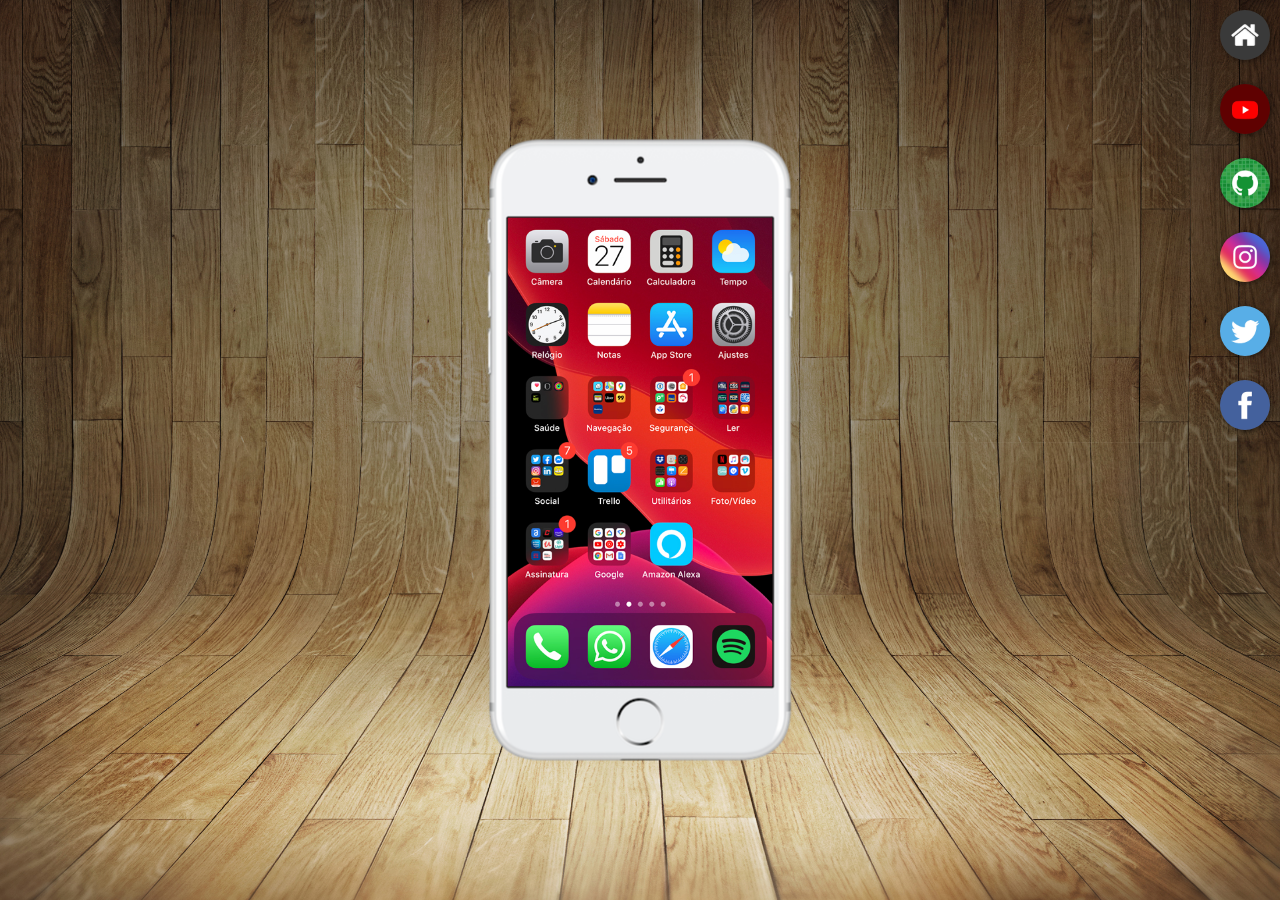
<file: index.html>
<!DOCTYPE html>
<html lang="pt-br">
<head>
    <meta charset="UTF-8">
    <meta http-equiv="X-UA-Compatible" content="IE=edge">
    <meta name="viewport" content="width=device-width, initial-scale=1.0">
    <title>Redes Sociais</title>
    <link rel="stylesheet" href="estilos/style.css">
    <link rel="shortcut icon" href="imagens/favicon.ico" type="image/x-icon">
</head>
<body>
    <main>
        <section class="telefone">
            <iframe src="home.html" frameborder="0" name="tela" class="tela"></iframe>
        </section>

        <section class="redes-sociais">
            <a href="home.html" target="tela"><img src="imagens/logo-home.jpg" alt="home"></a><br>
            <a href="youtube.html" target="tela"><img src="imagens/logo-youtube.jpg" alt="youtube"></a><br>
            <a href="github.html" target="tela"><img src="imagens/logo-github.jpg" alt="github"></a><br>
            <a href="instagram.html" target="tela"><img src="imagens/logo-instagram.jpg" alt="instagram"></a><br>
            <a href="twitter.html" target="tela"><img src="imagens/logo-twitter.jpg" alt="twitter"></a><br>
            <a href="facebook.html" target="tela"><img src="imagens/logo-facebook.jpg" alt="facebook"></a><br>
        </section>
    </main>
</body>
</html>
</file>
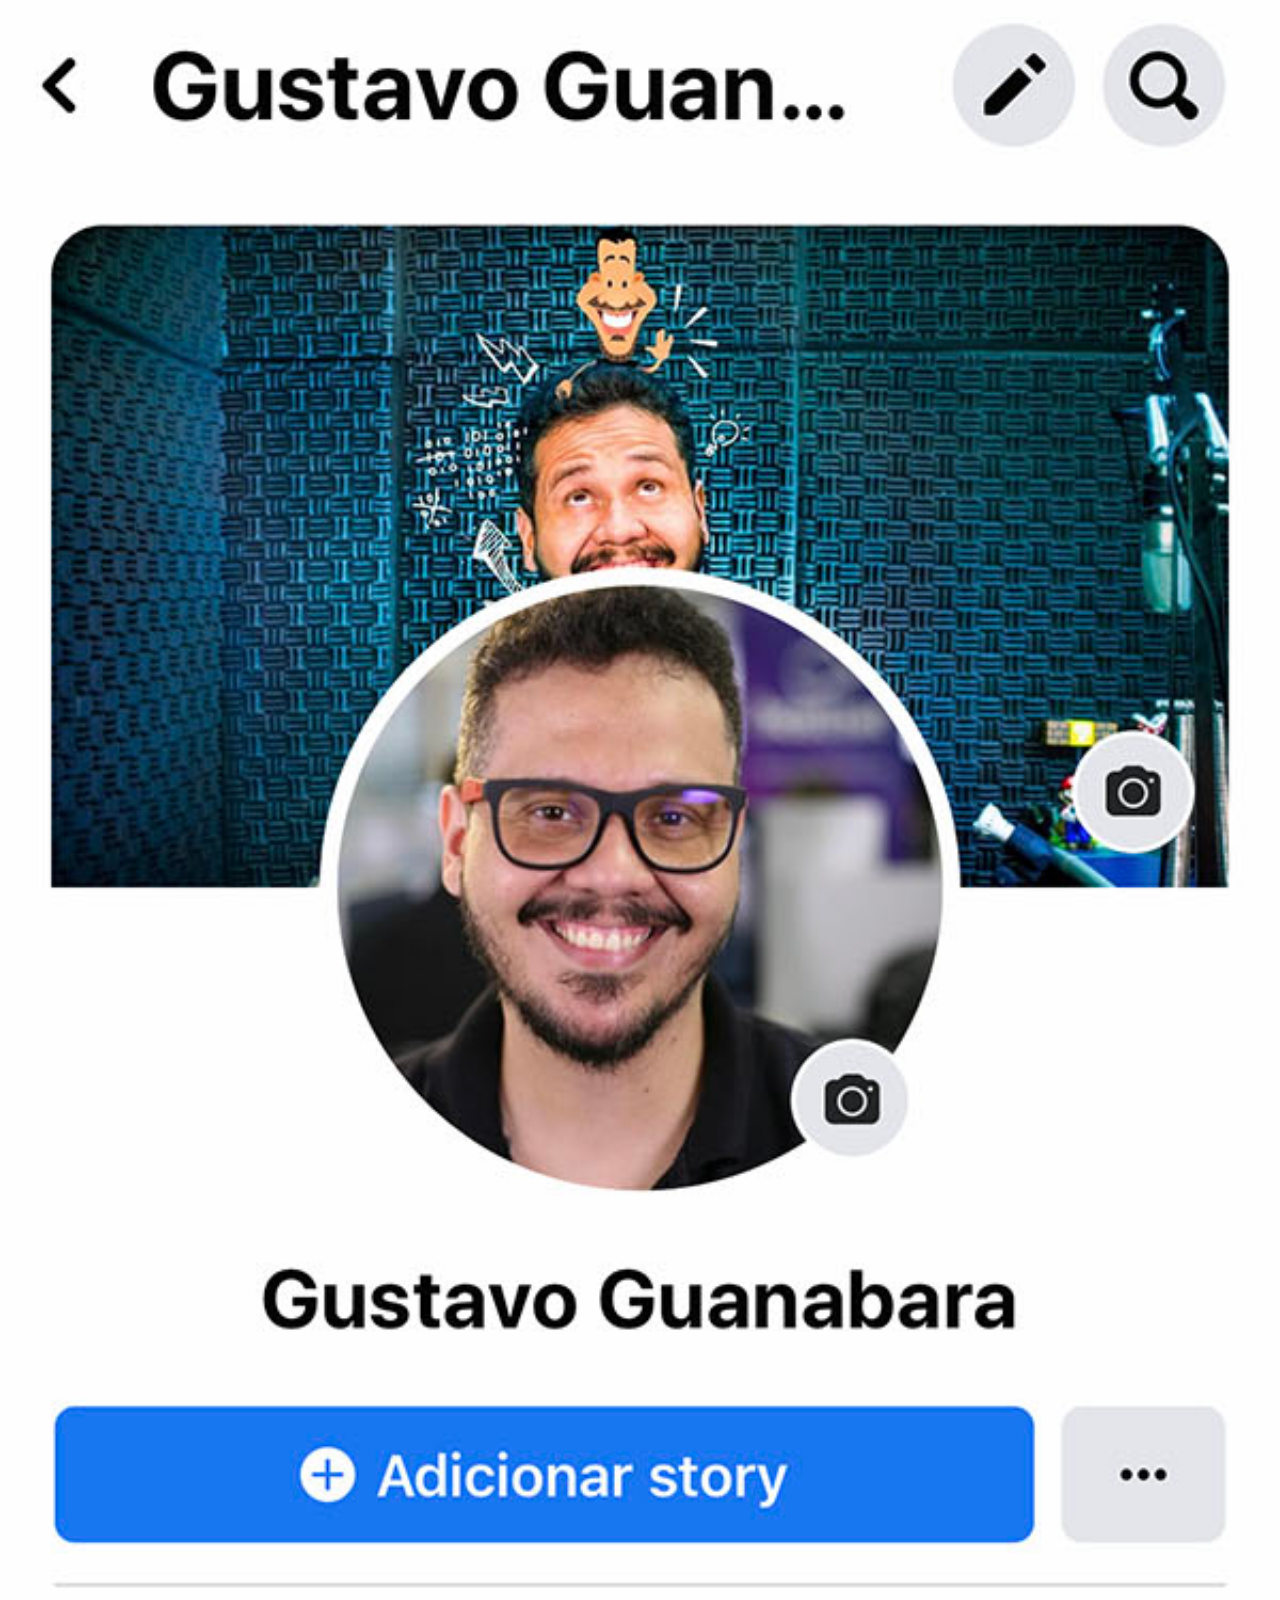
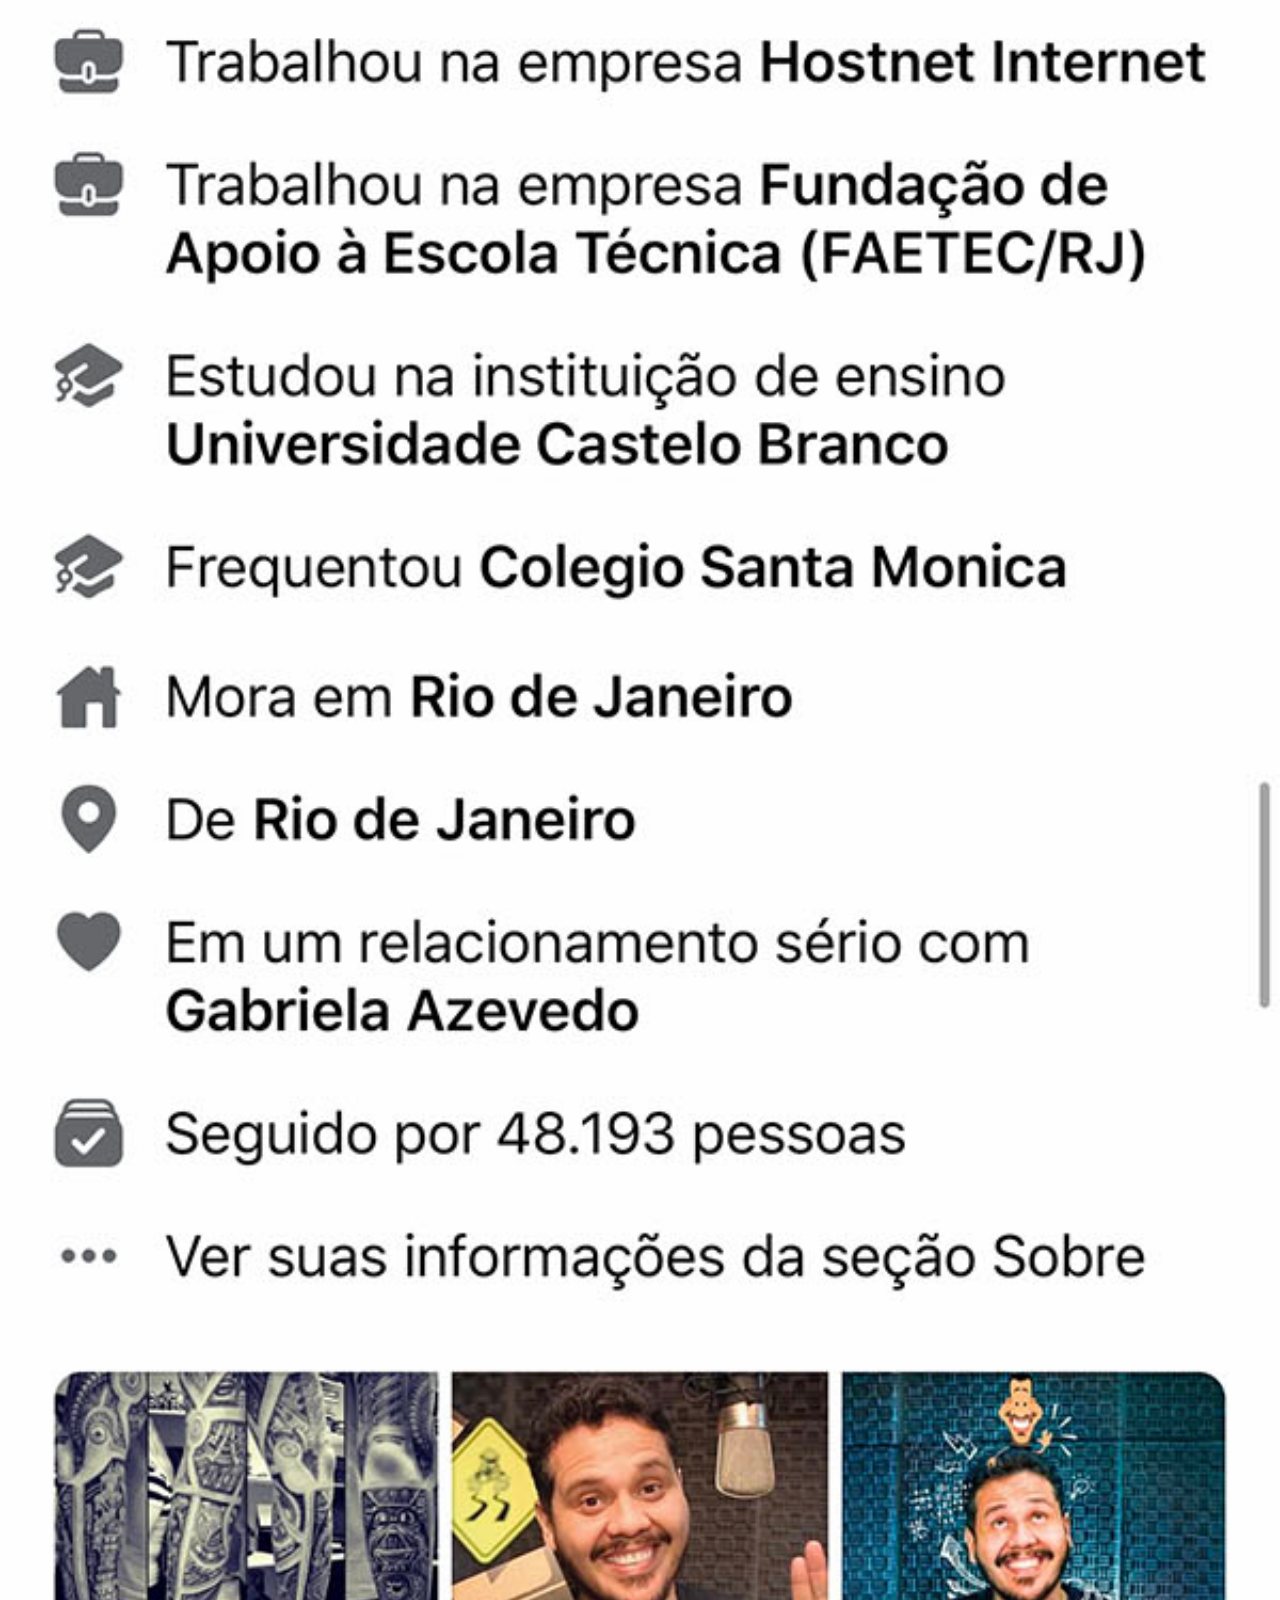
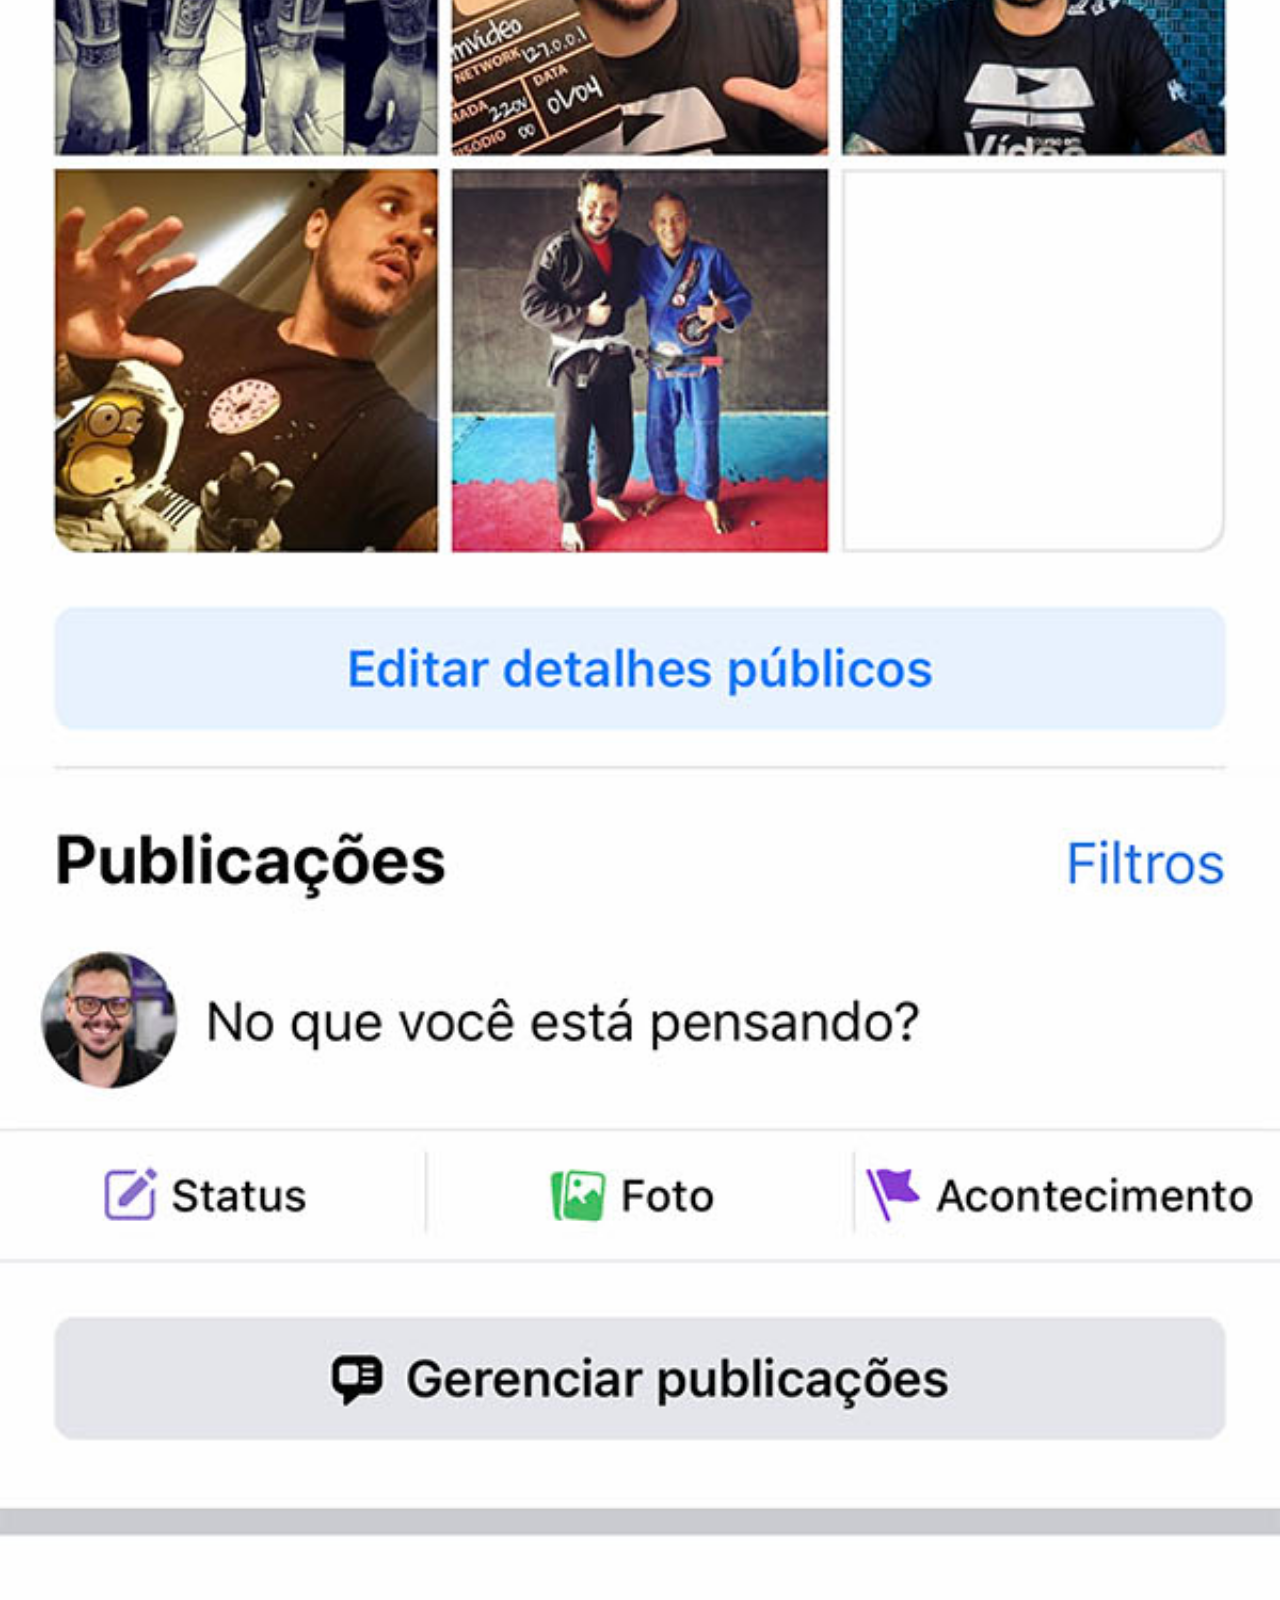
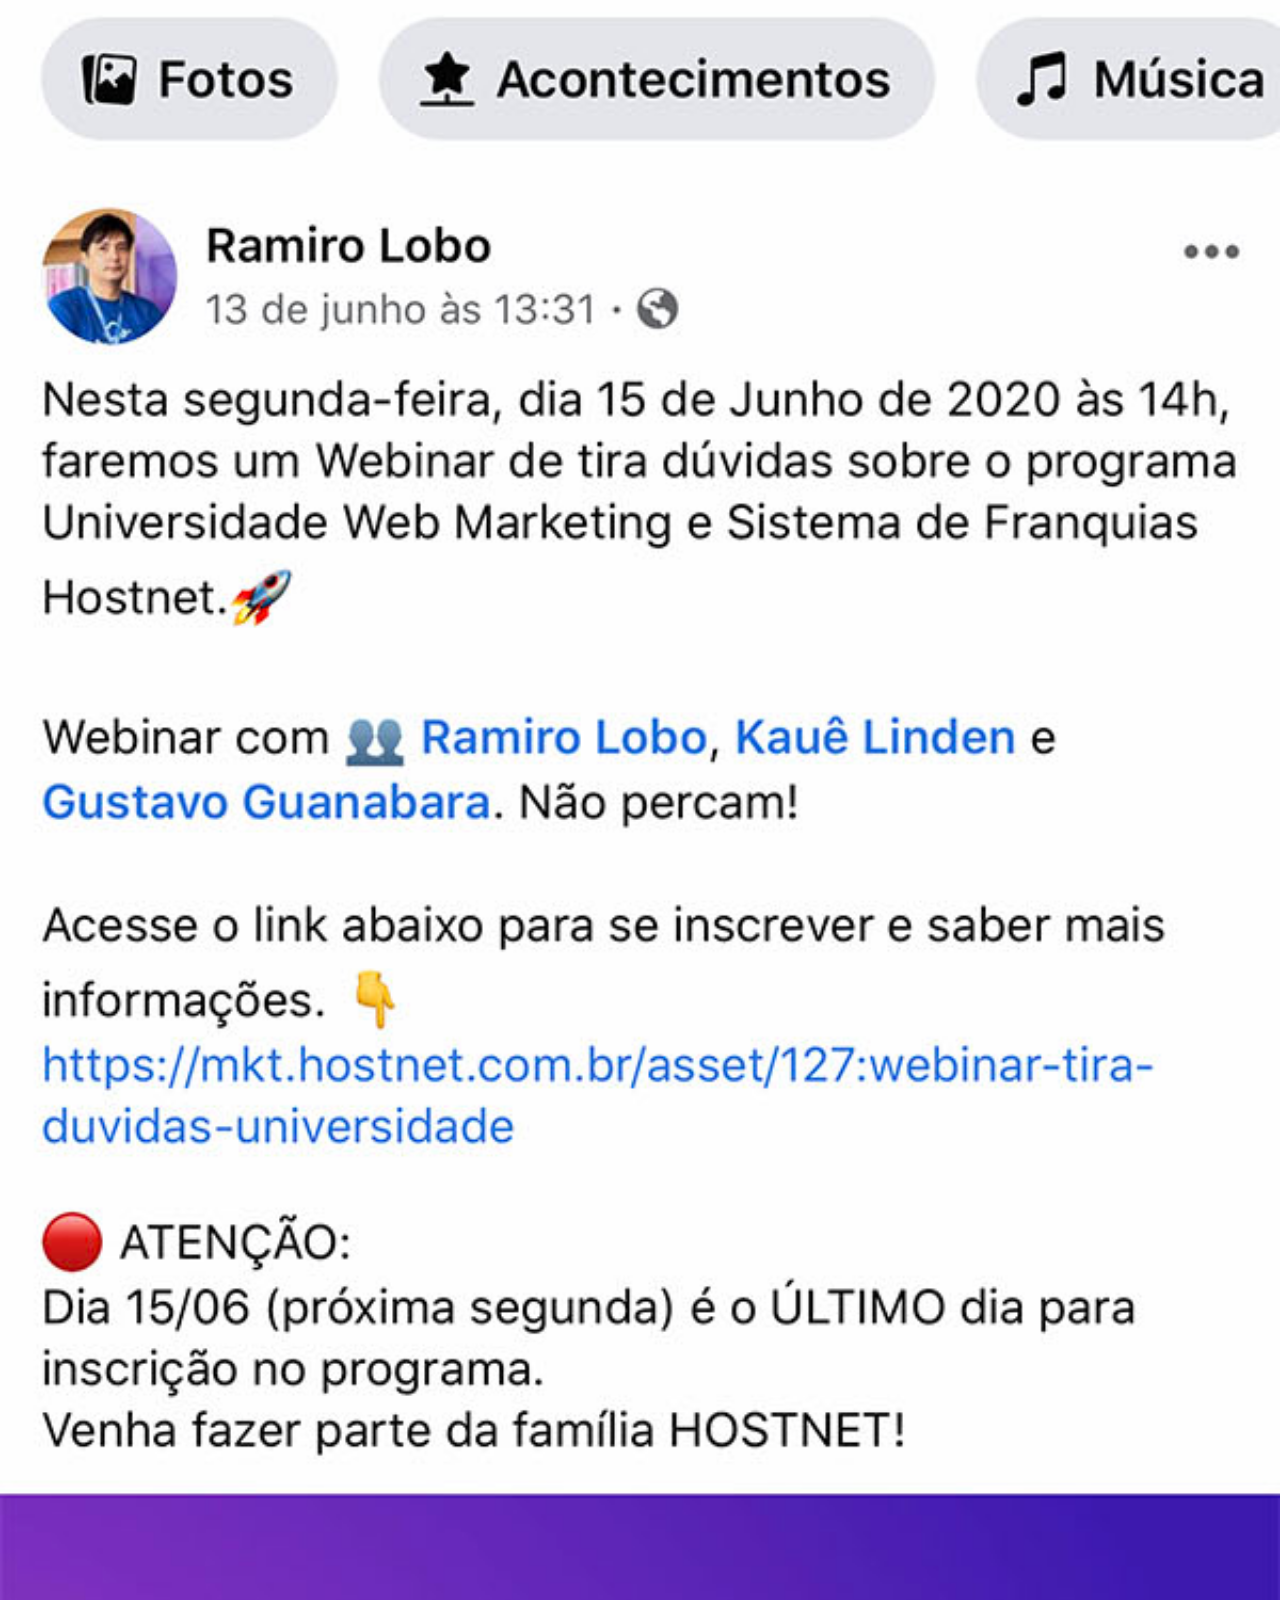
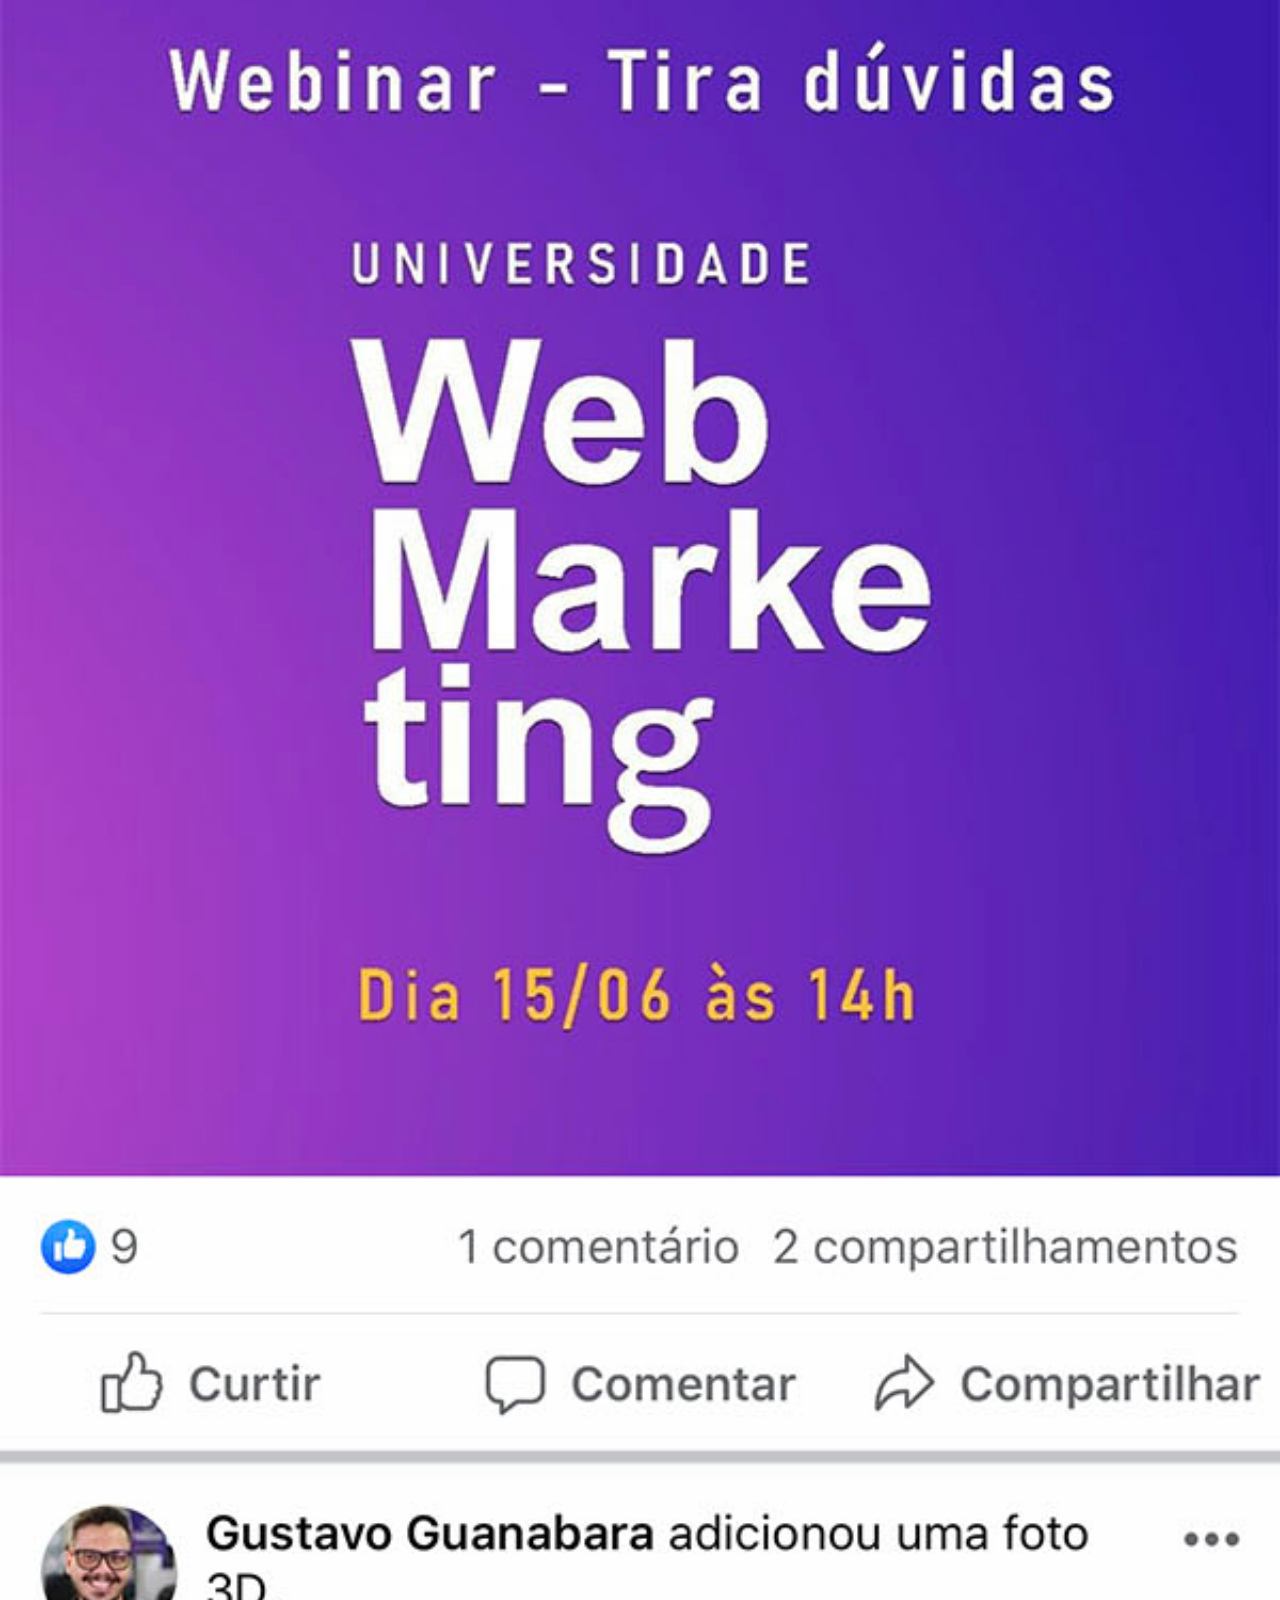
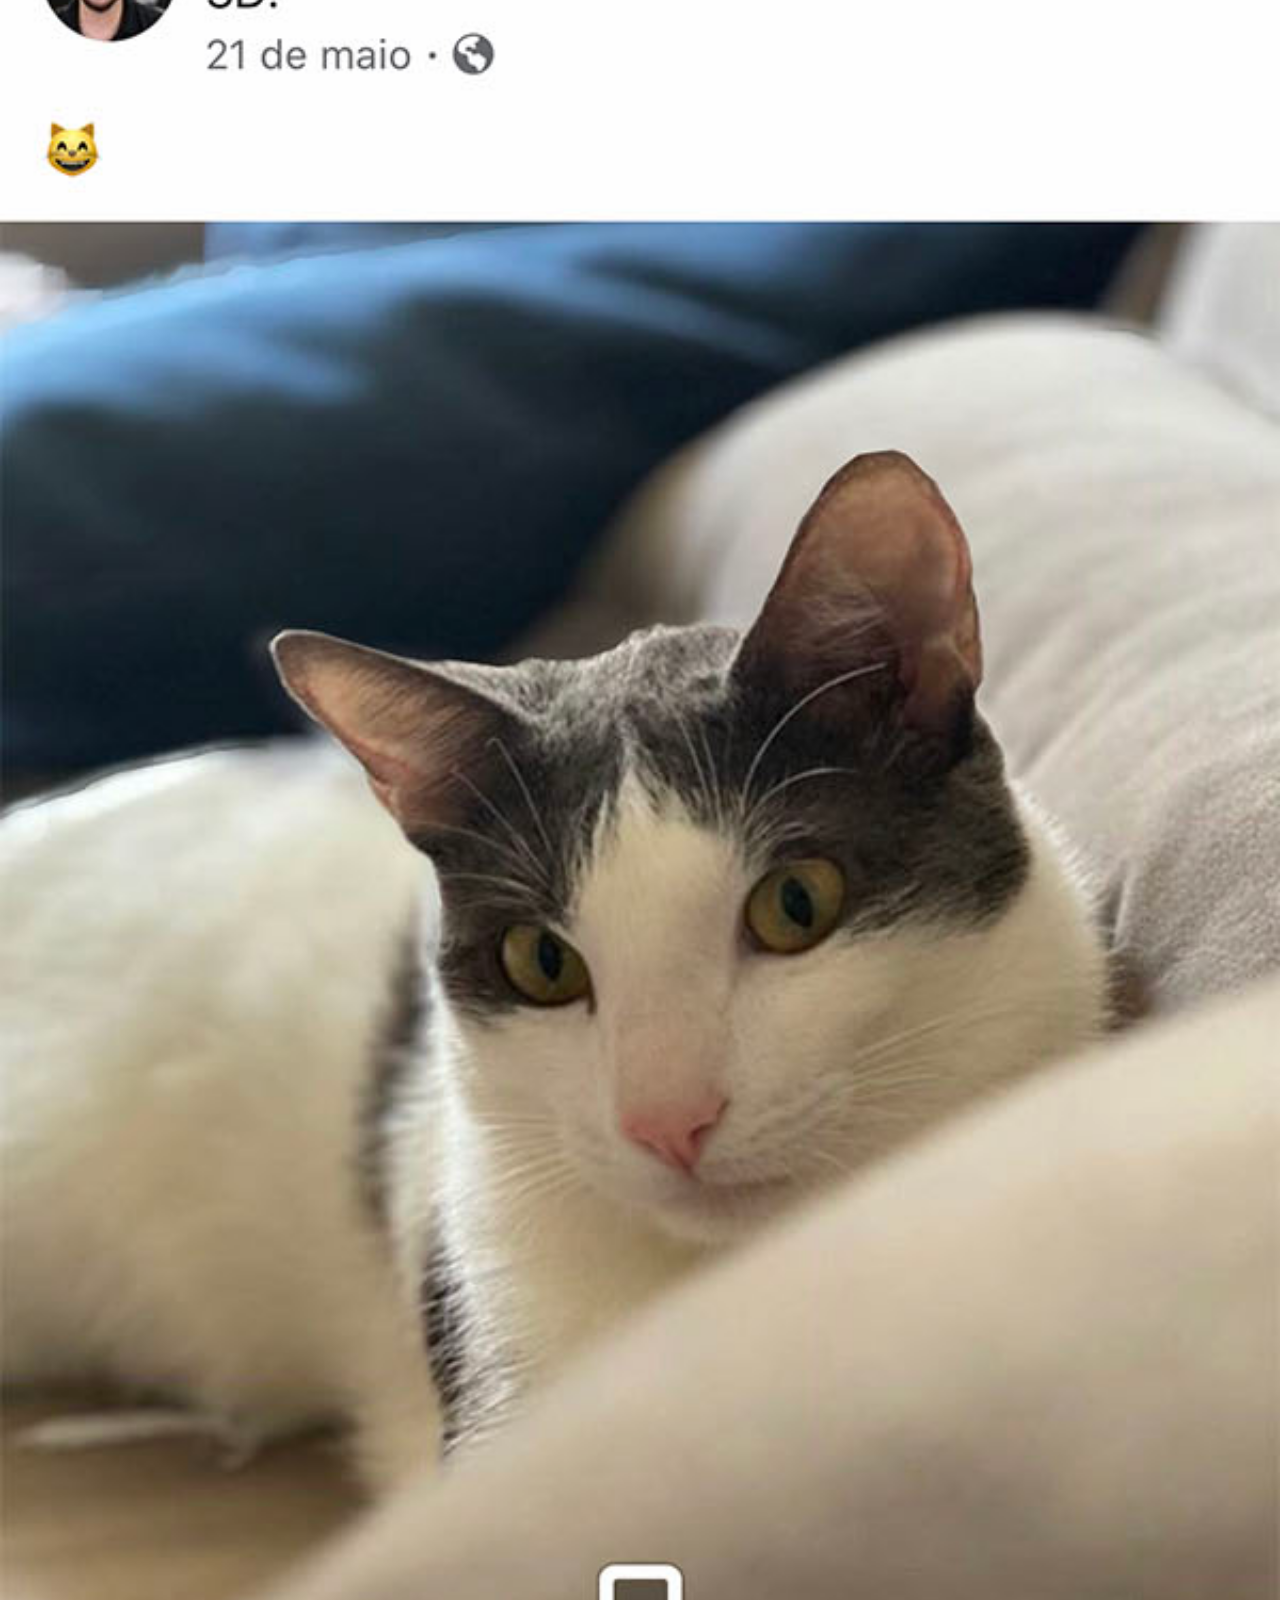
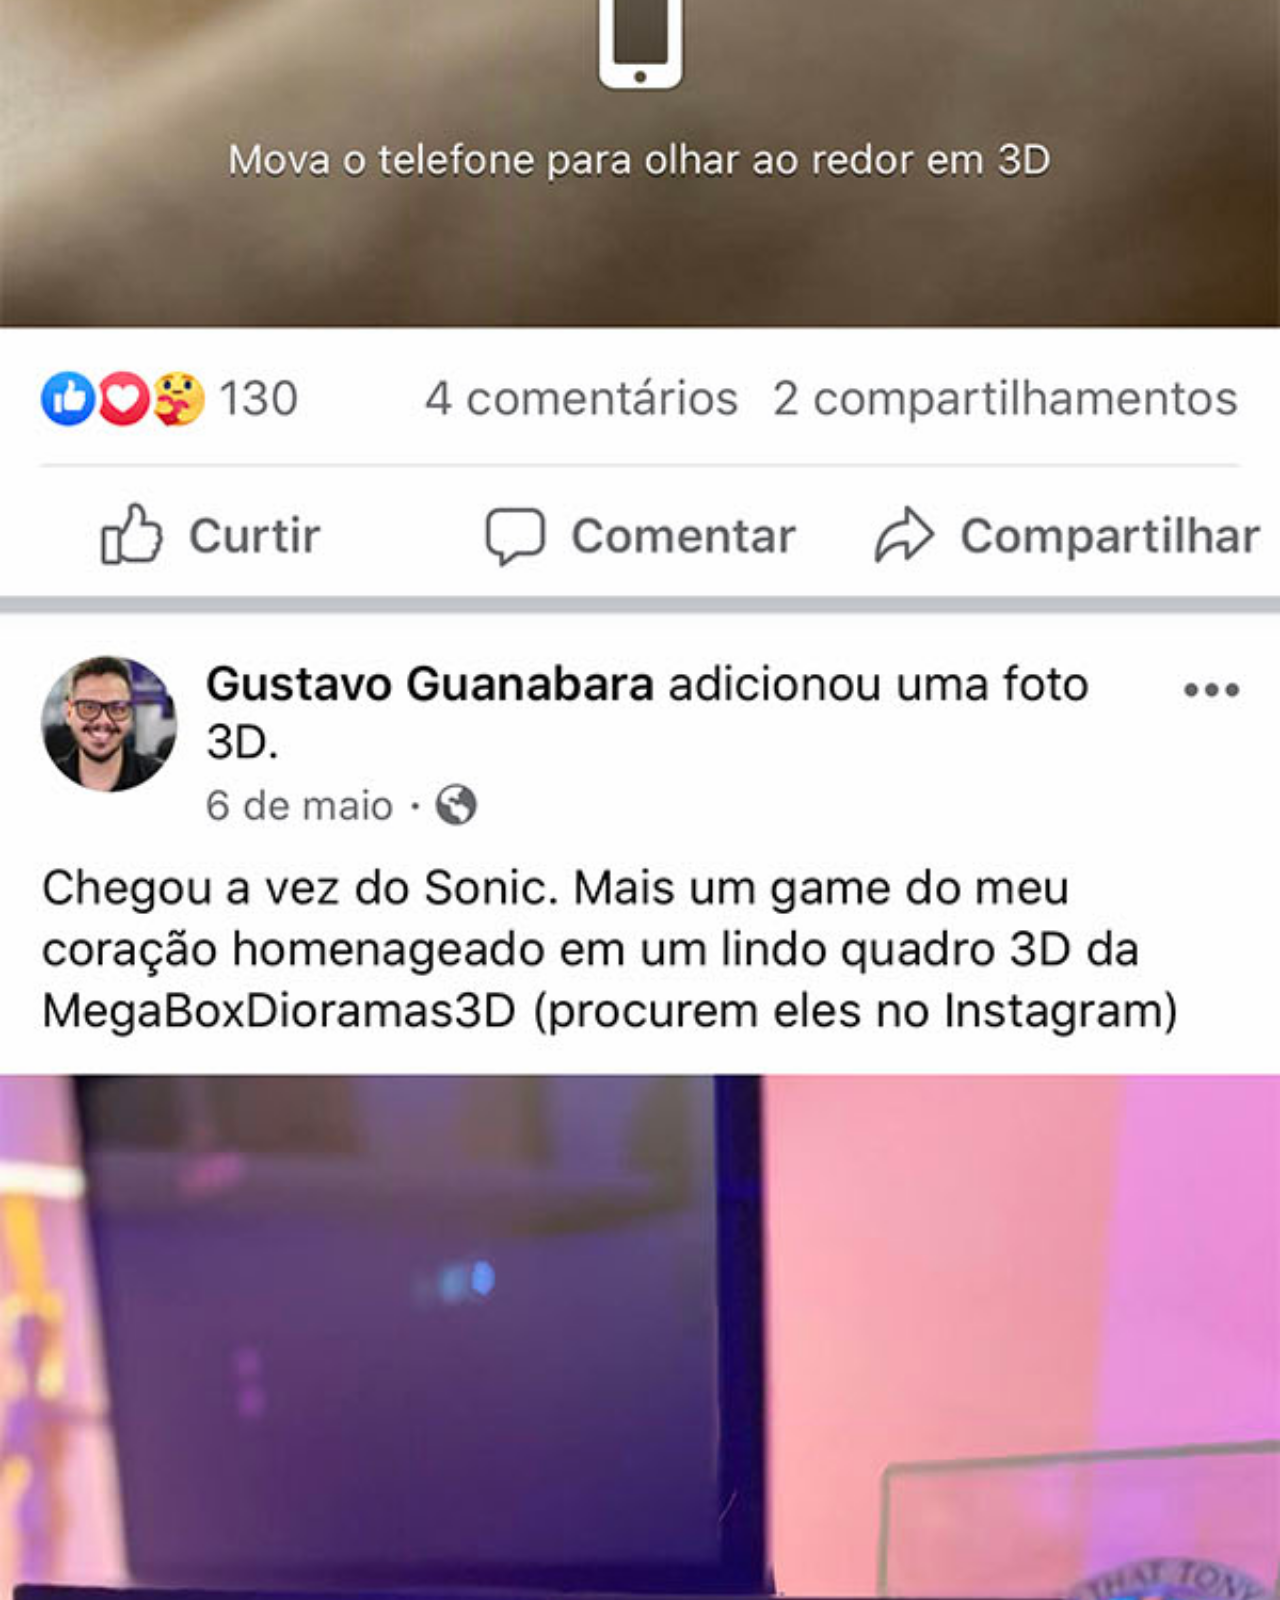
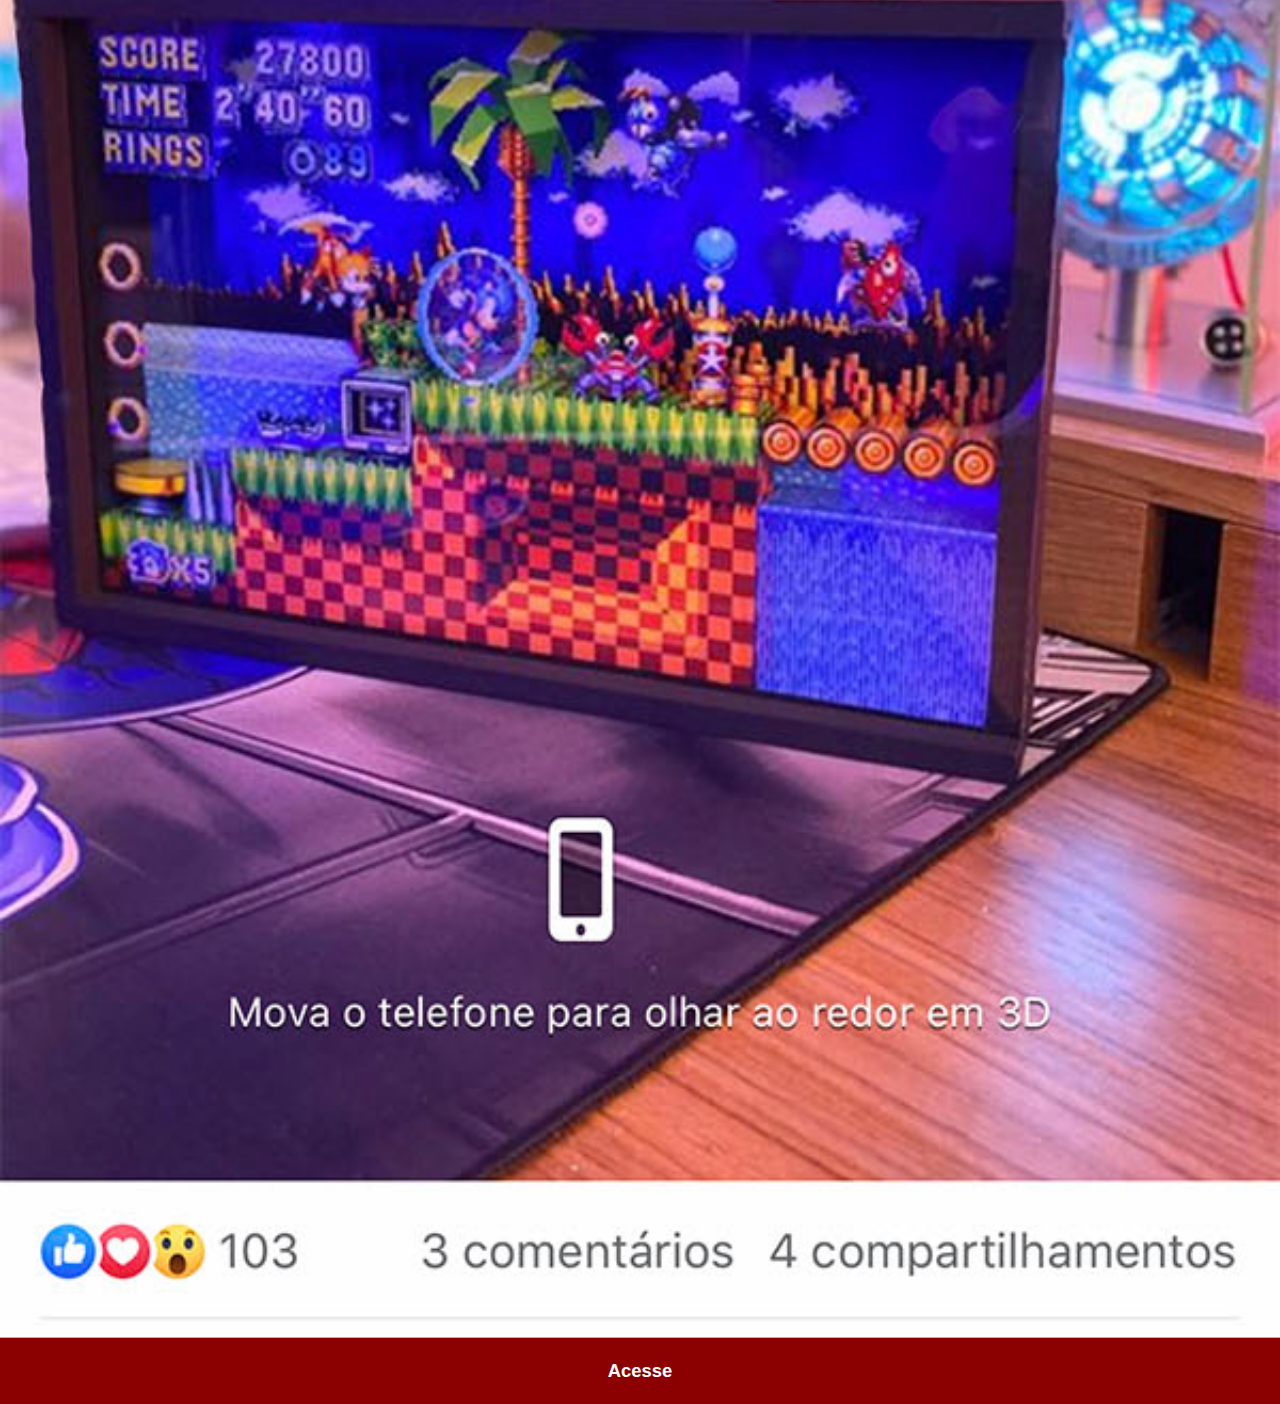
<file: facebook.html>
<!DOCTYPE html>
<html lang="pt-br">
<head>
    <meta charset="UTF-8">
    <meta http-equiv="X-UA-Compatible" content="IE=edge">
    <meta name="viewport" content="width=device-width, initial-scale=1.0">
    <title>Facebook</title>
    <link rel="stylesheet" href="estilos/socials.css">
</head>
<body>
    <img src="imagens/tela-facebook.jpg" alt="tela do facebook">
    <a href="">Acesse</a>
</body>
</html>
</file>
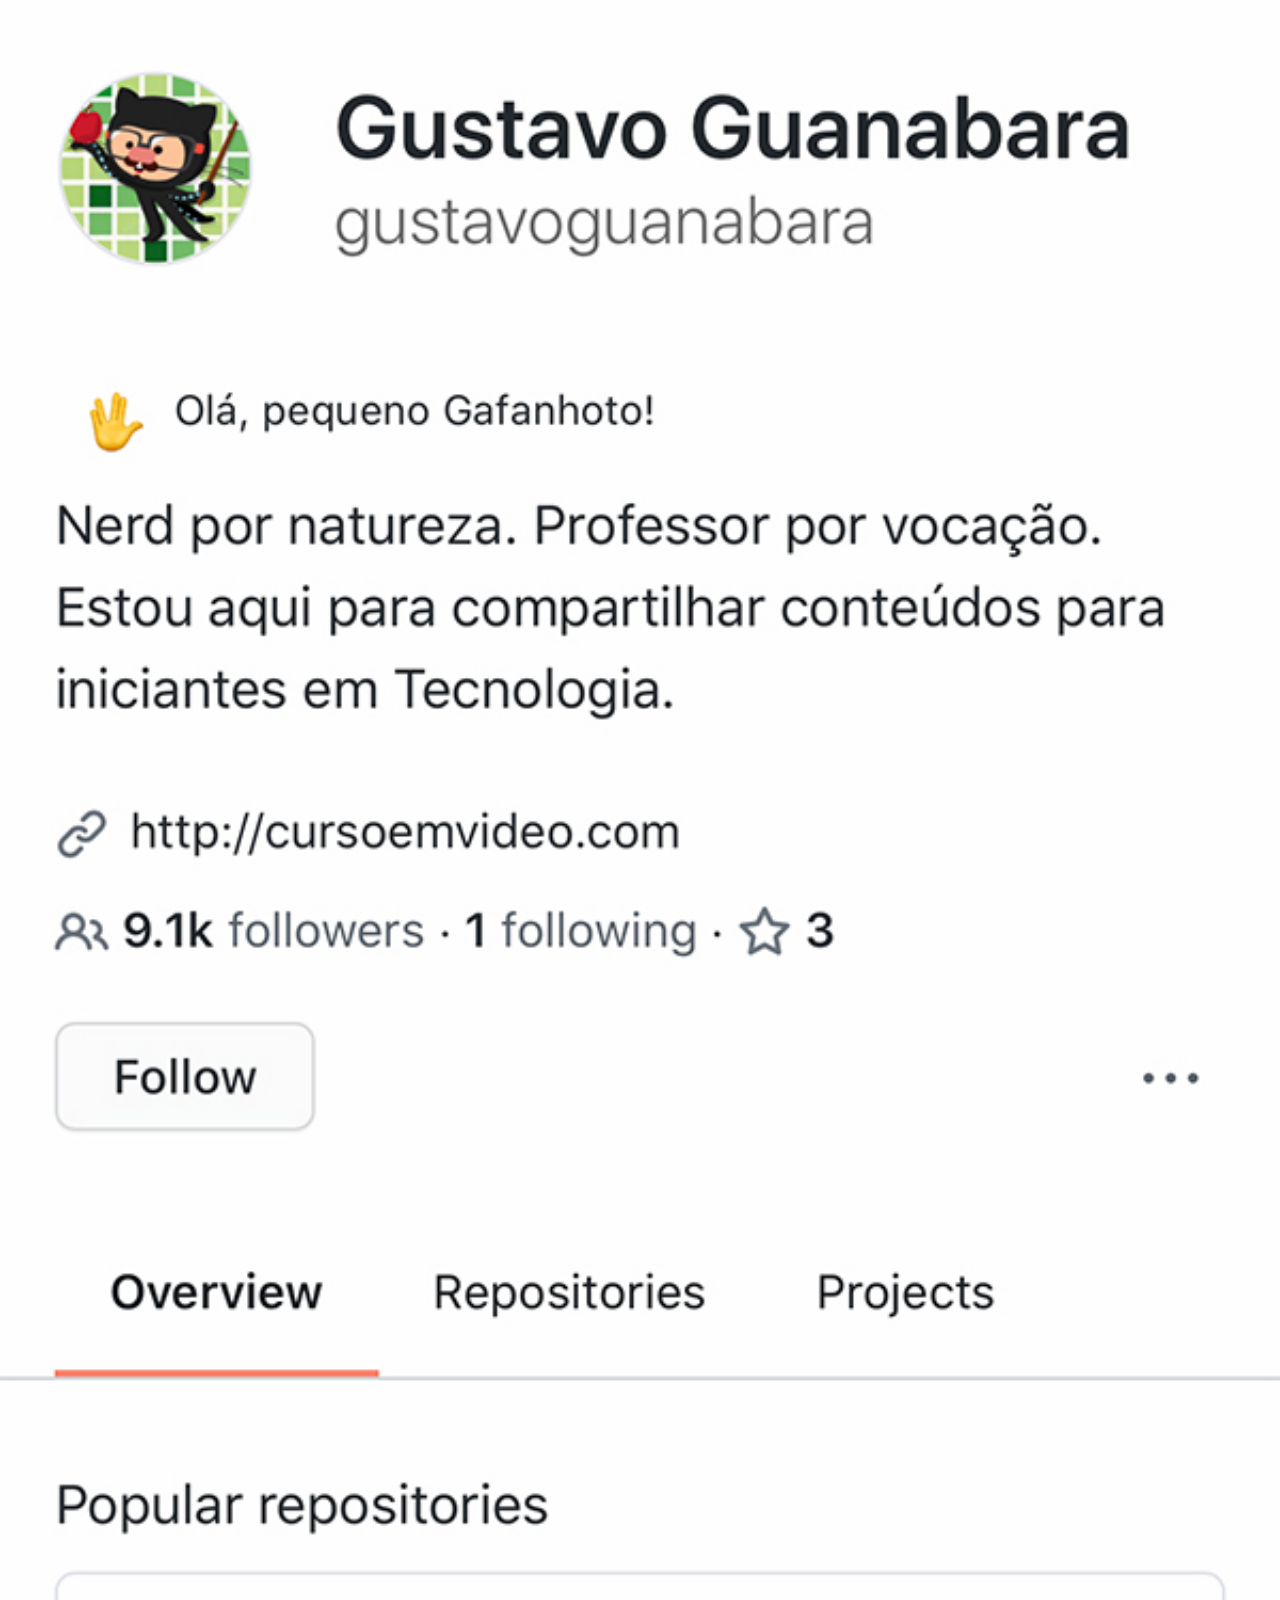
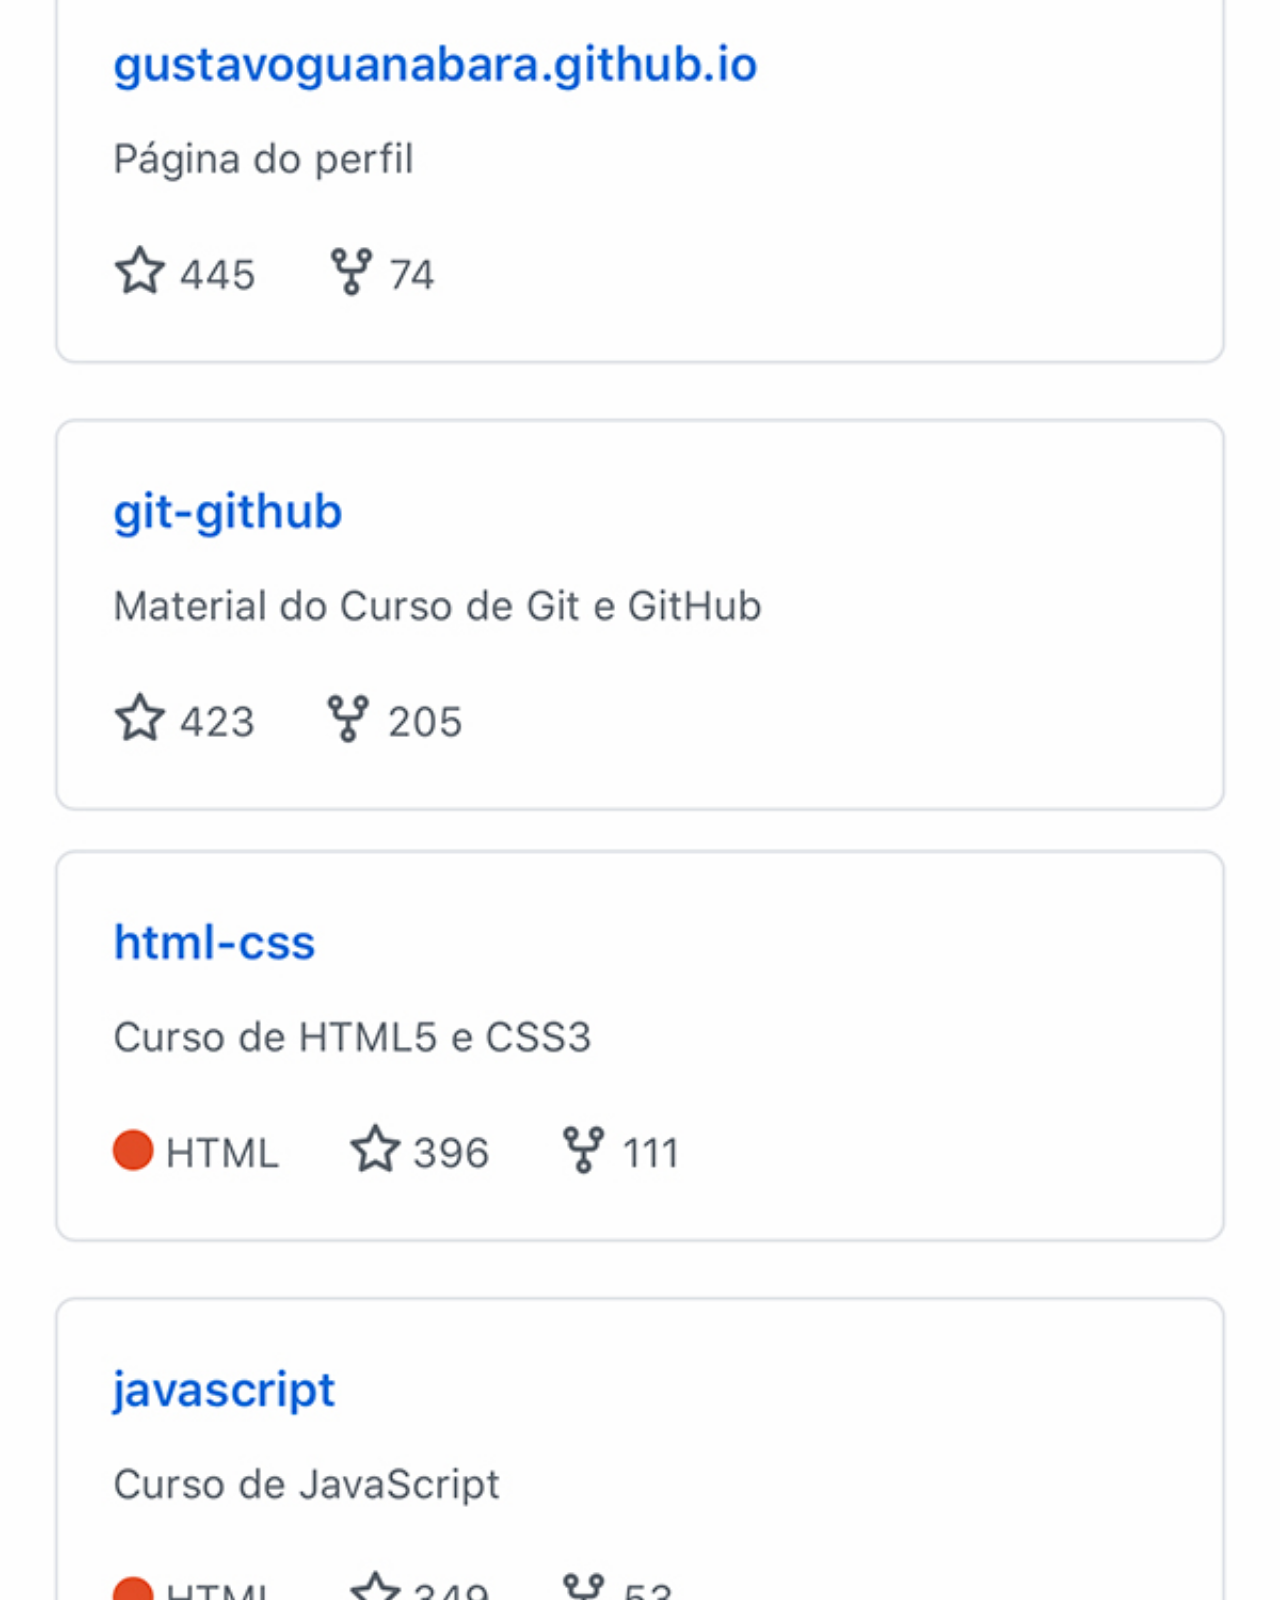
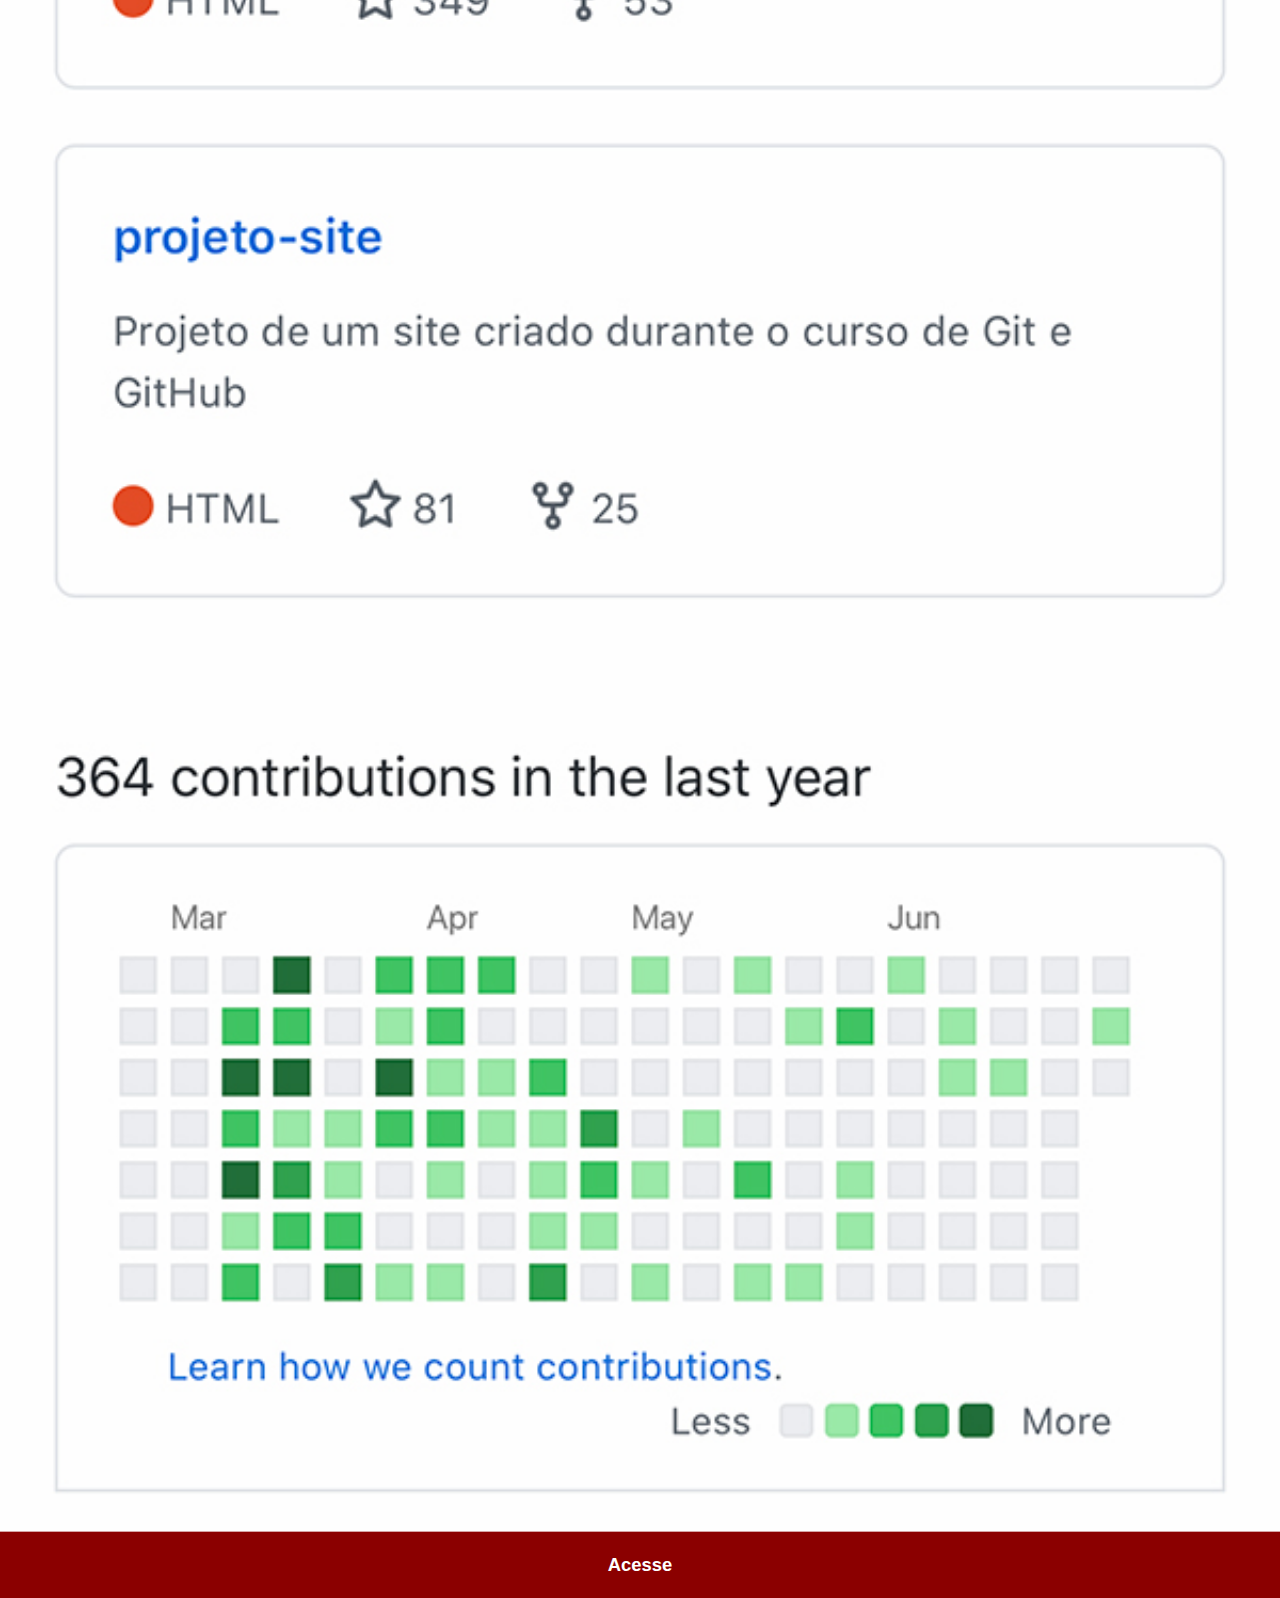
<file: github.html>
<!DOCTYPE html>
<html lang="pt-br">
<head>
    <meta charset="UTF-8">
    <meta http-equiv="X-UA-Compatible" content="IE=edge">
    <meta name="viewport" content="width=device-width, initial-scale=1.0">
    <title>Github</title>
    <link rel="stylesheet" href="estilos/socials.css">
</head>
<body>
    <img src="imagens/tela-github.jpg" alt="">
    <a href="">Acesse</a>
</body>
</html>
</file>
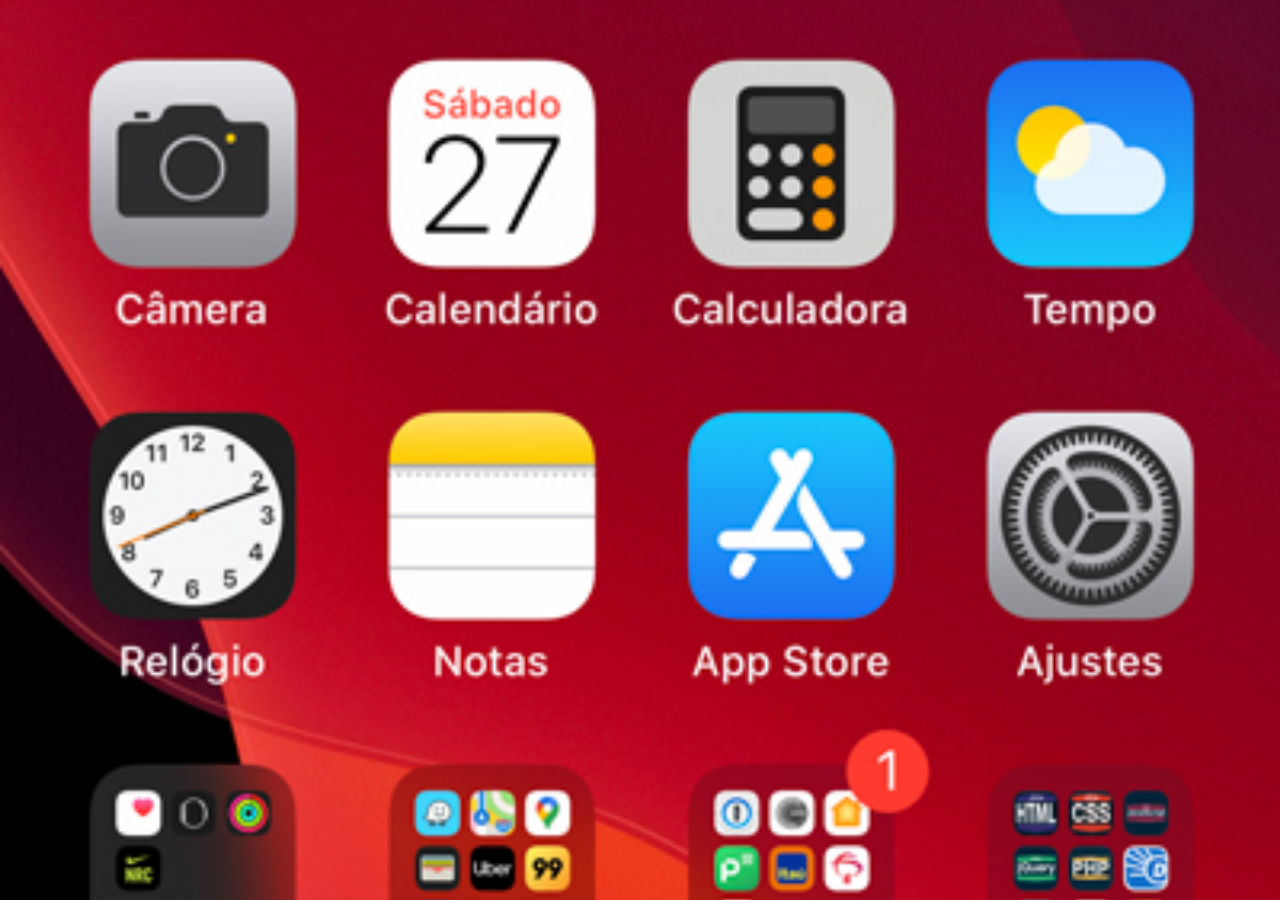
<file: home.html>
<!DOCTYPE html>
<html lang="pt-br">
<head>
    <meta charset="UTF-8">
    <meta http-equiv="X-UA-Compatible" content="IE=edge">
    <meta name="viewport" content="width=device-width, initial-scale=1.0">
    <title>Home</title>
    <style>
        * {
            margin: 0;
            padding: 0;
        }

        body {
            height: 100vh;
            width: 100vw;
            background: url('imagens/tela-home.jpg') no-repeat top center;
            background-size: cover;

        }
    </style>
</head>
<body>
    
</body>
</html>
</file>
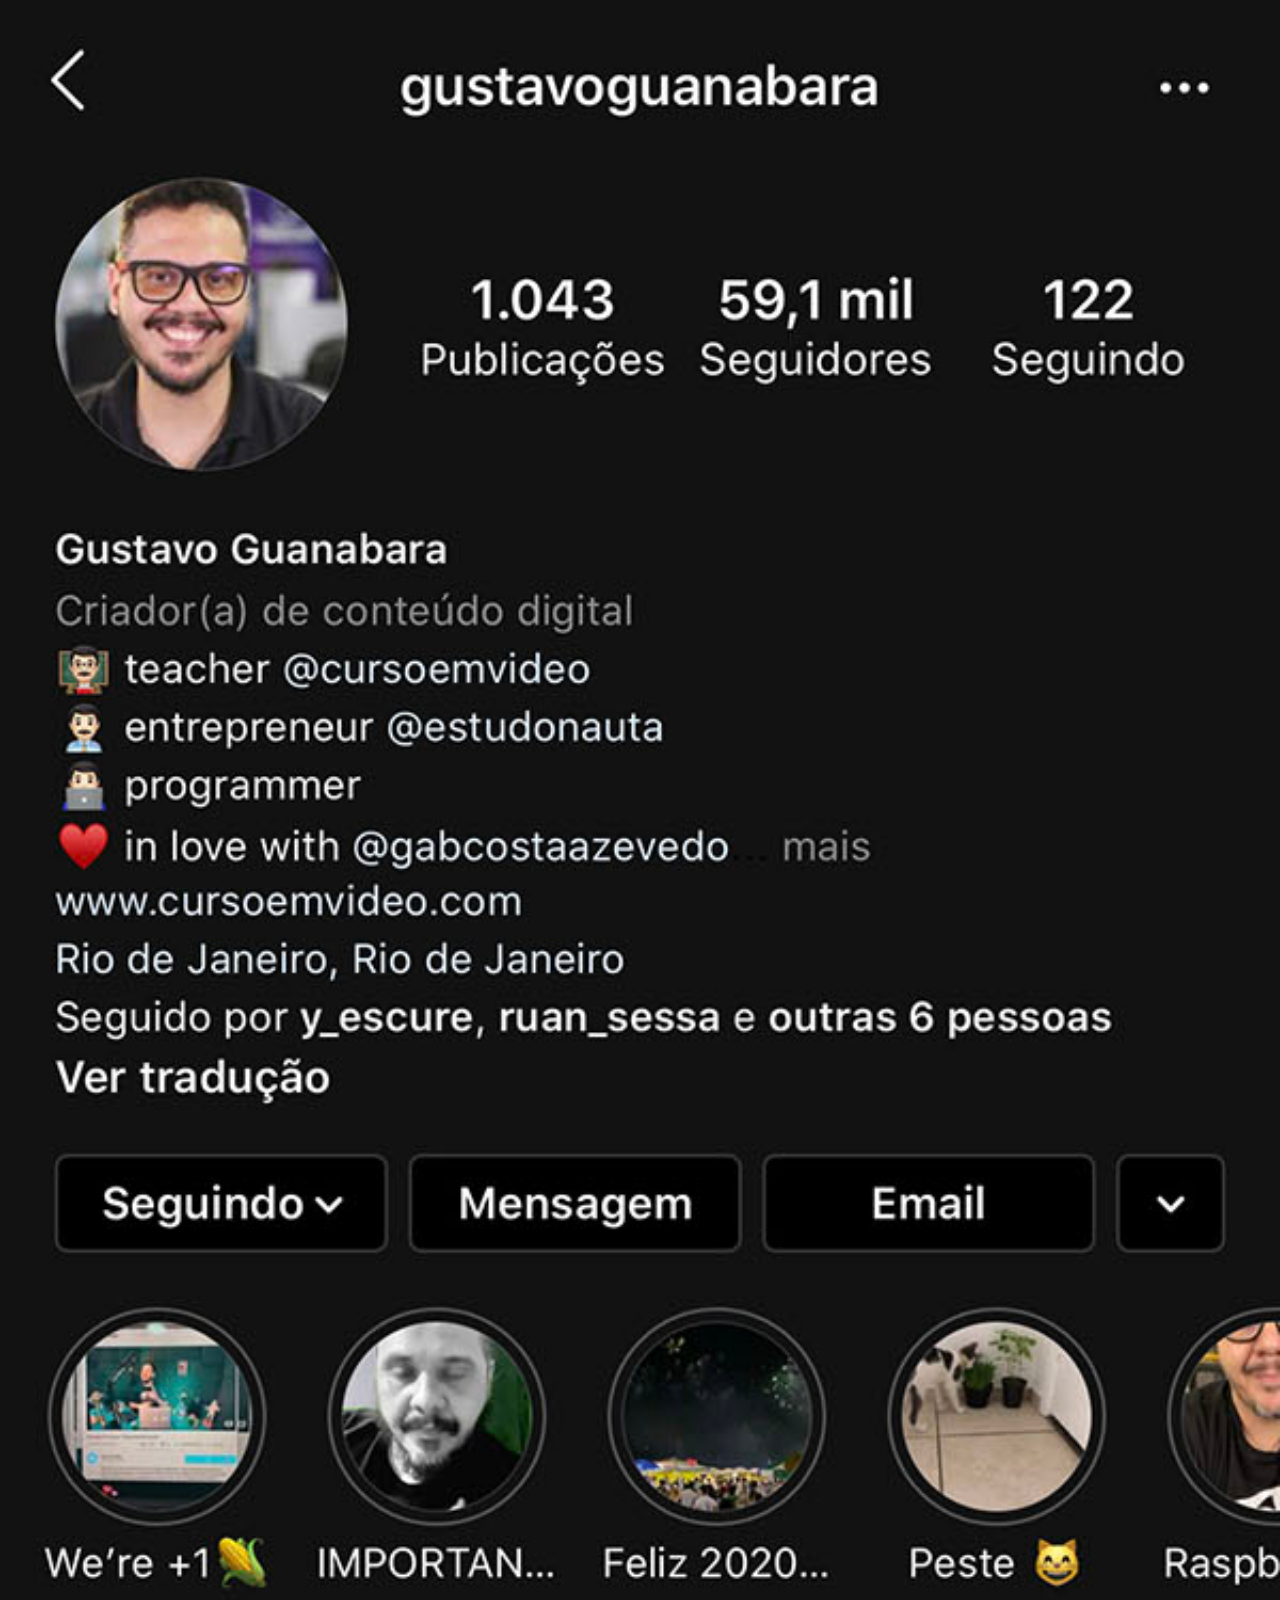
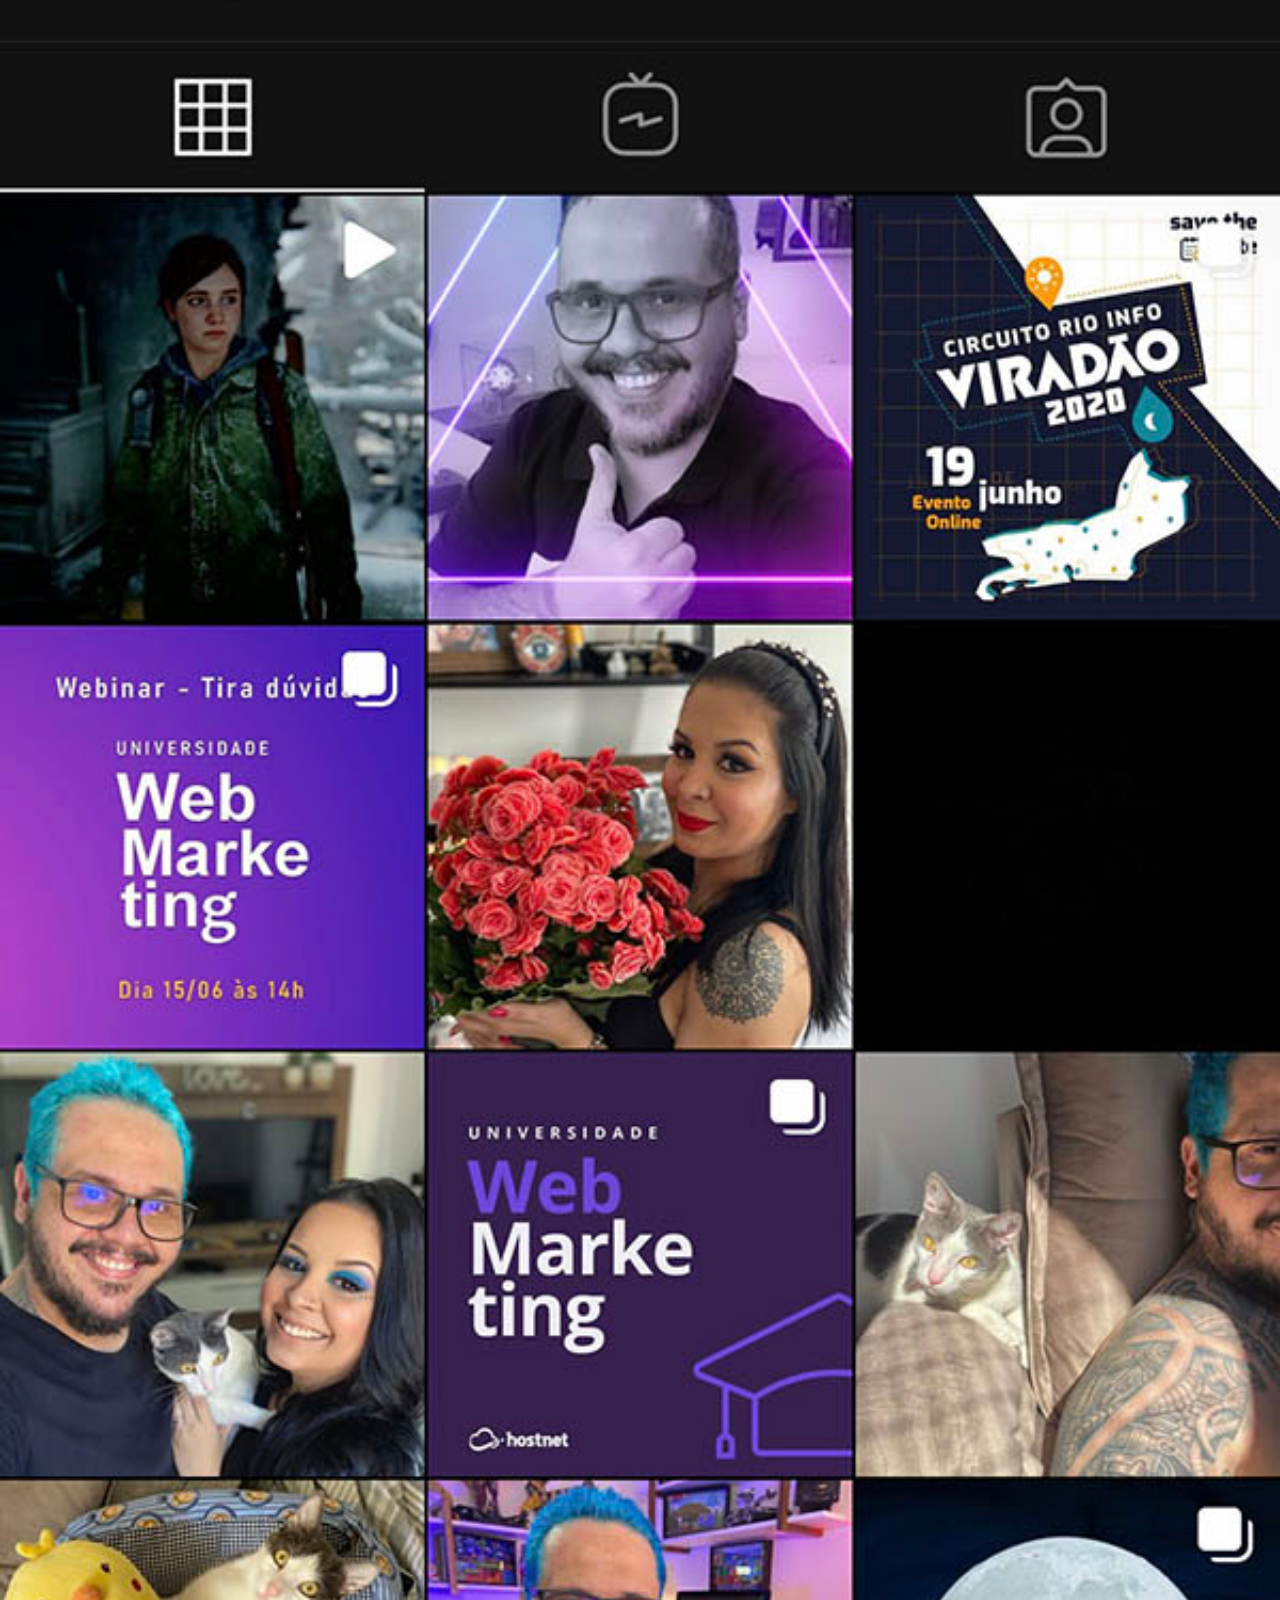
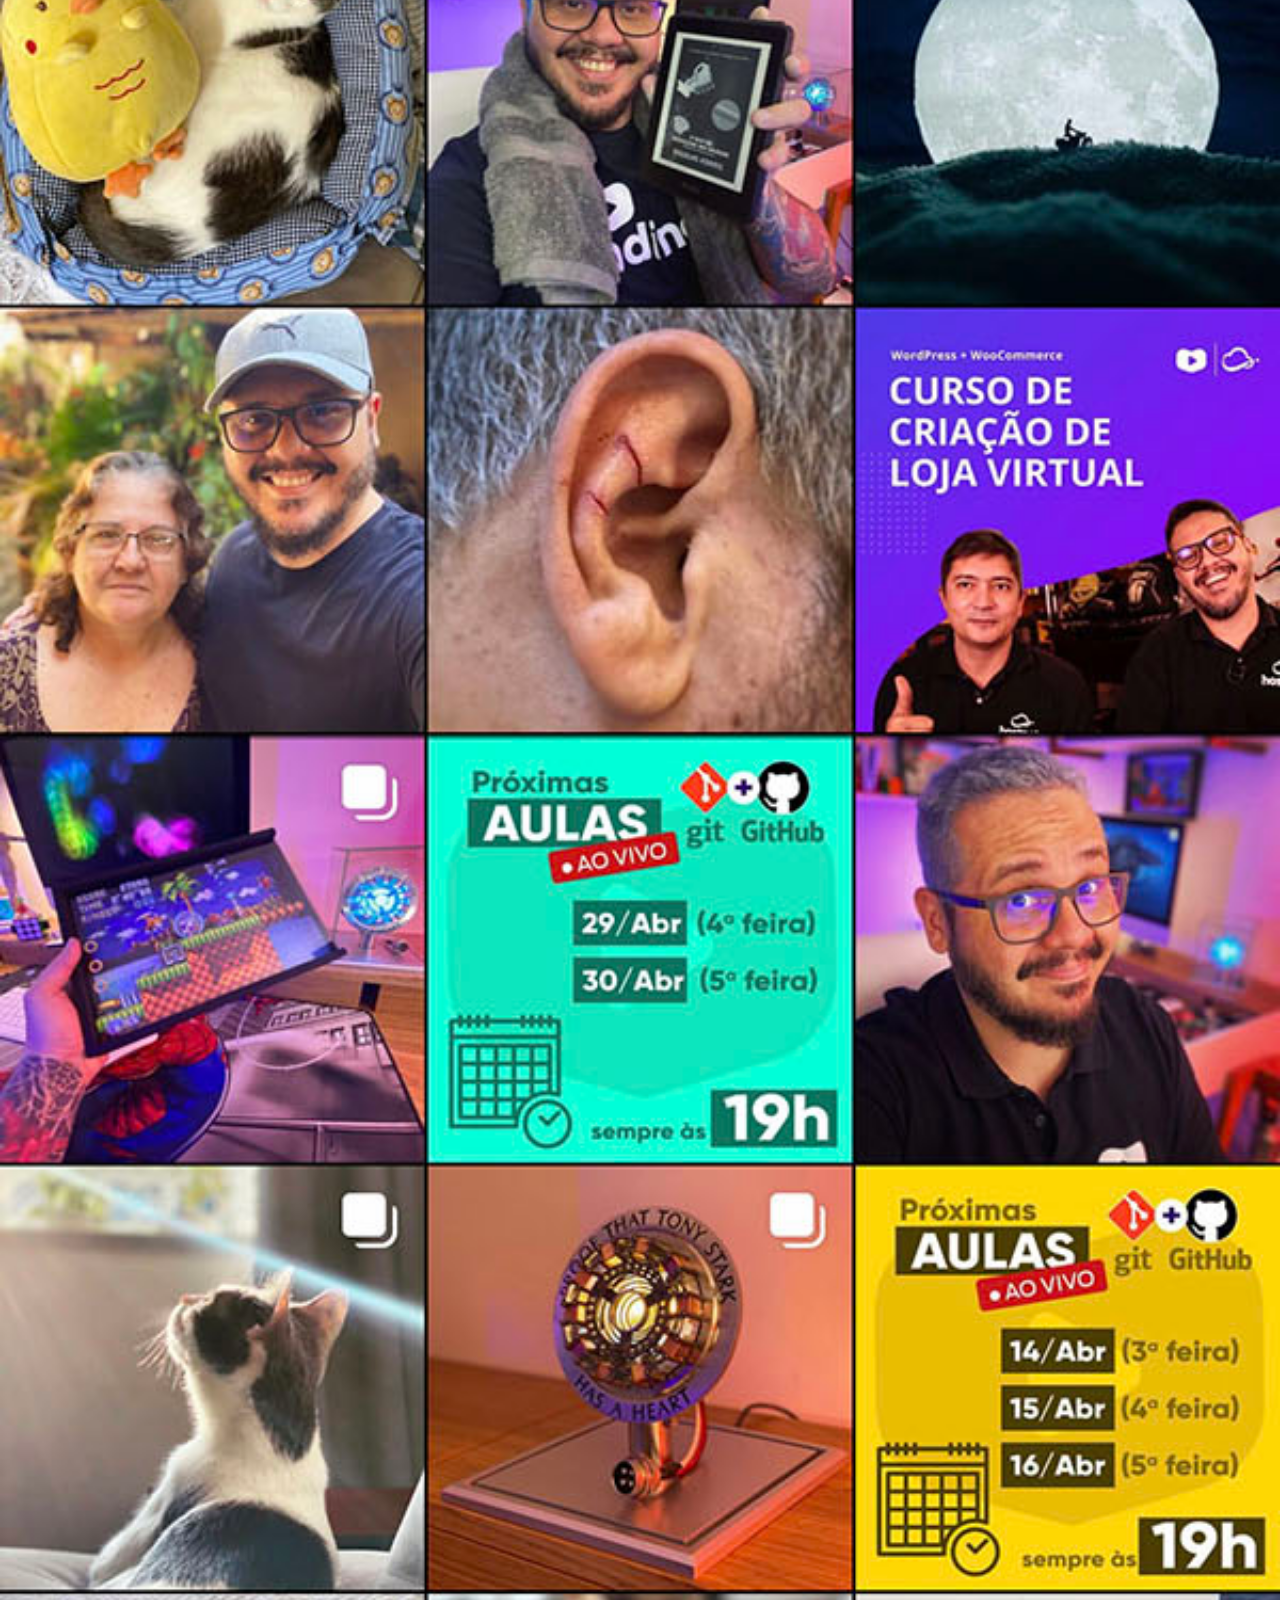
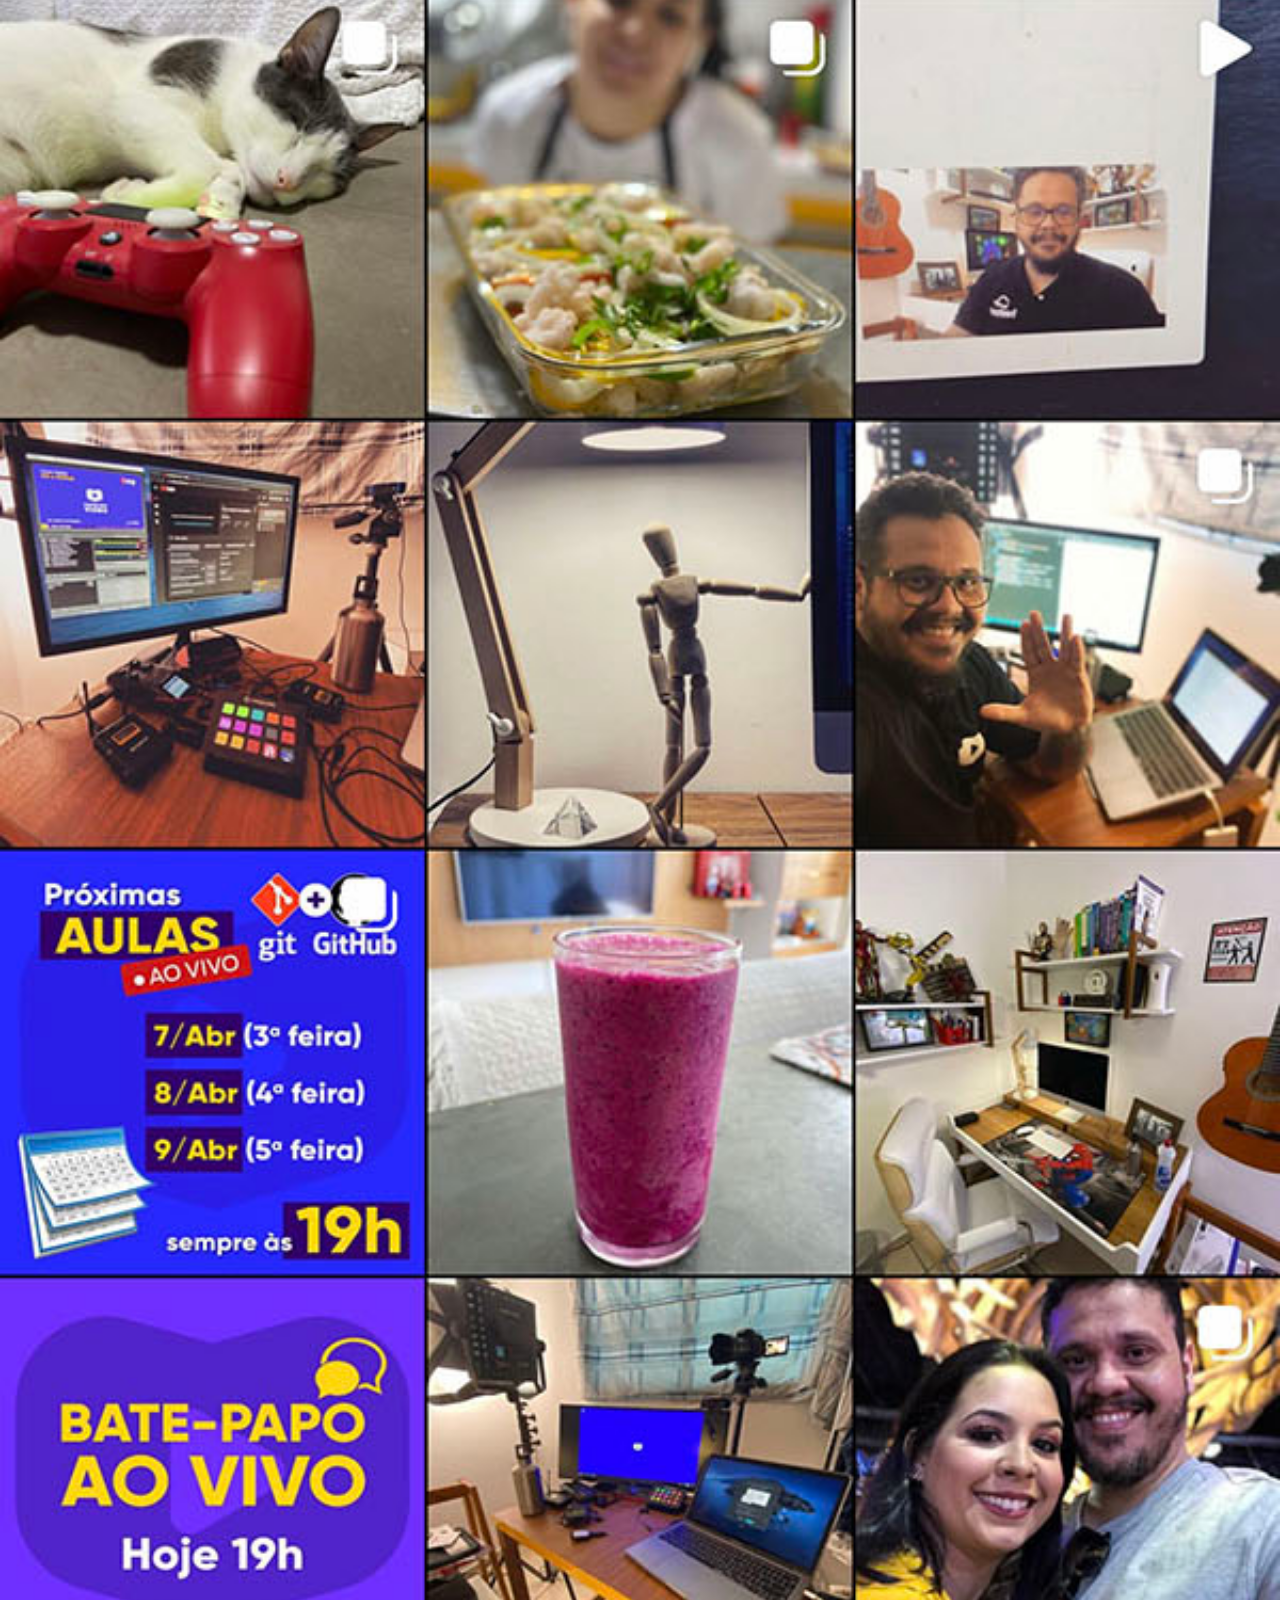
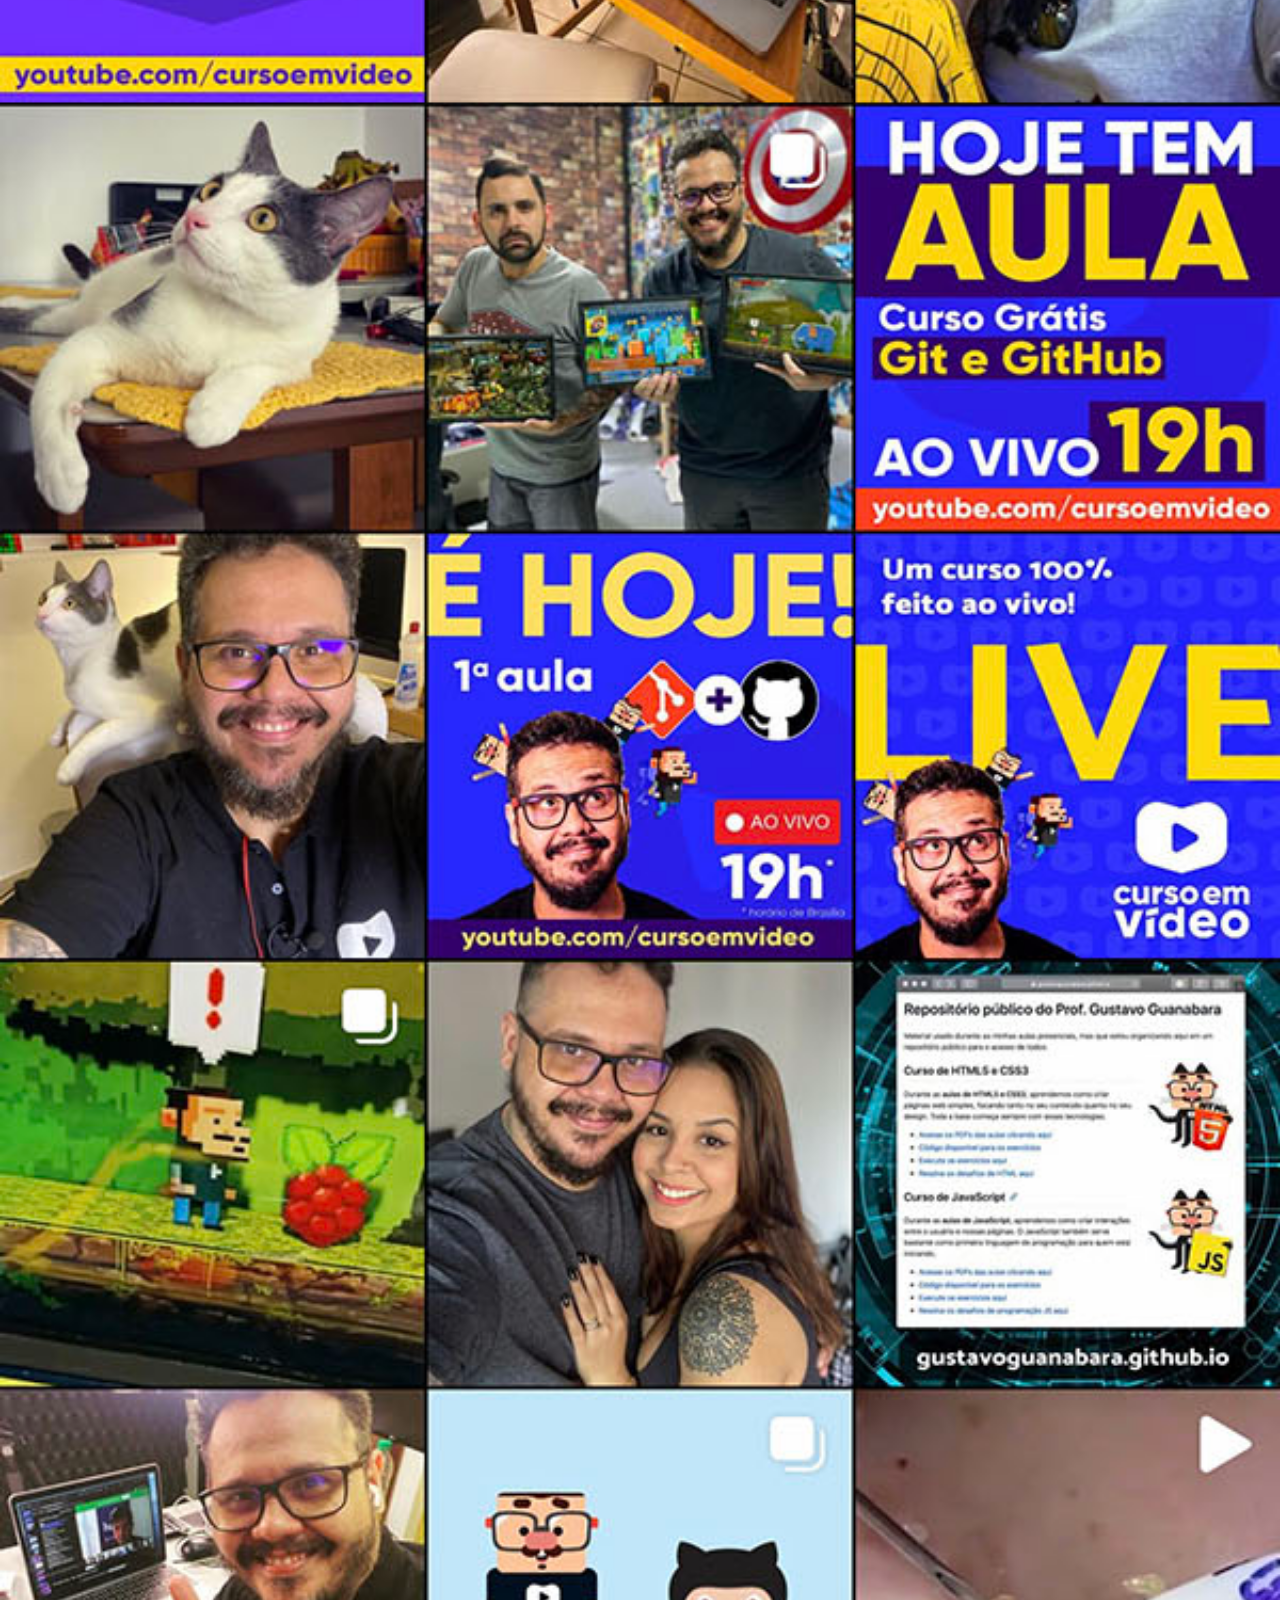
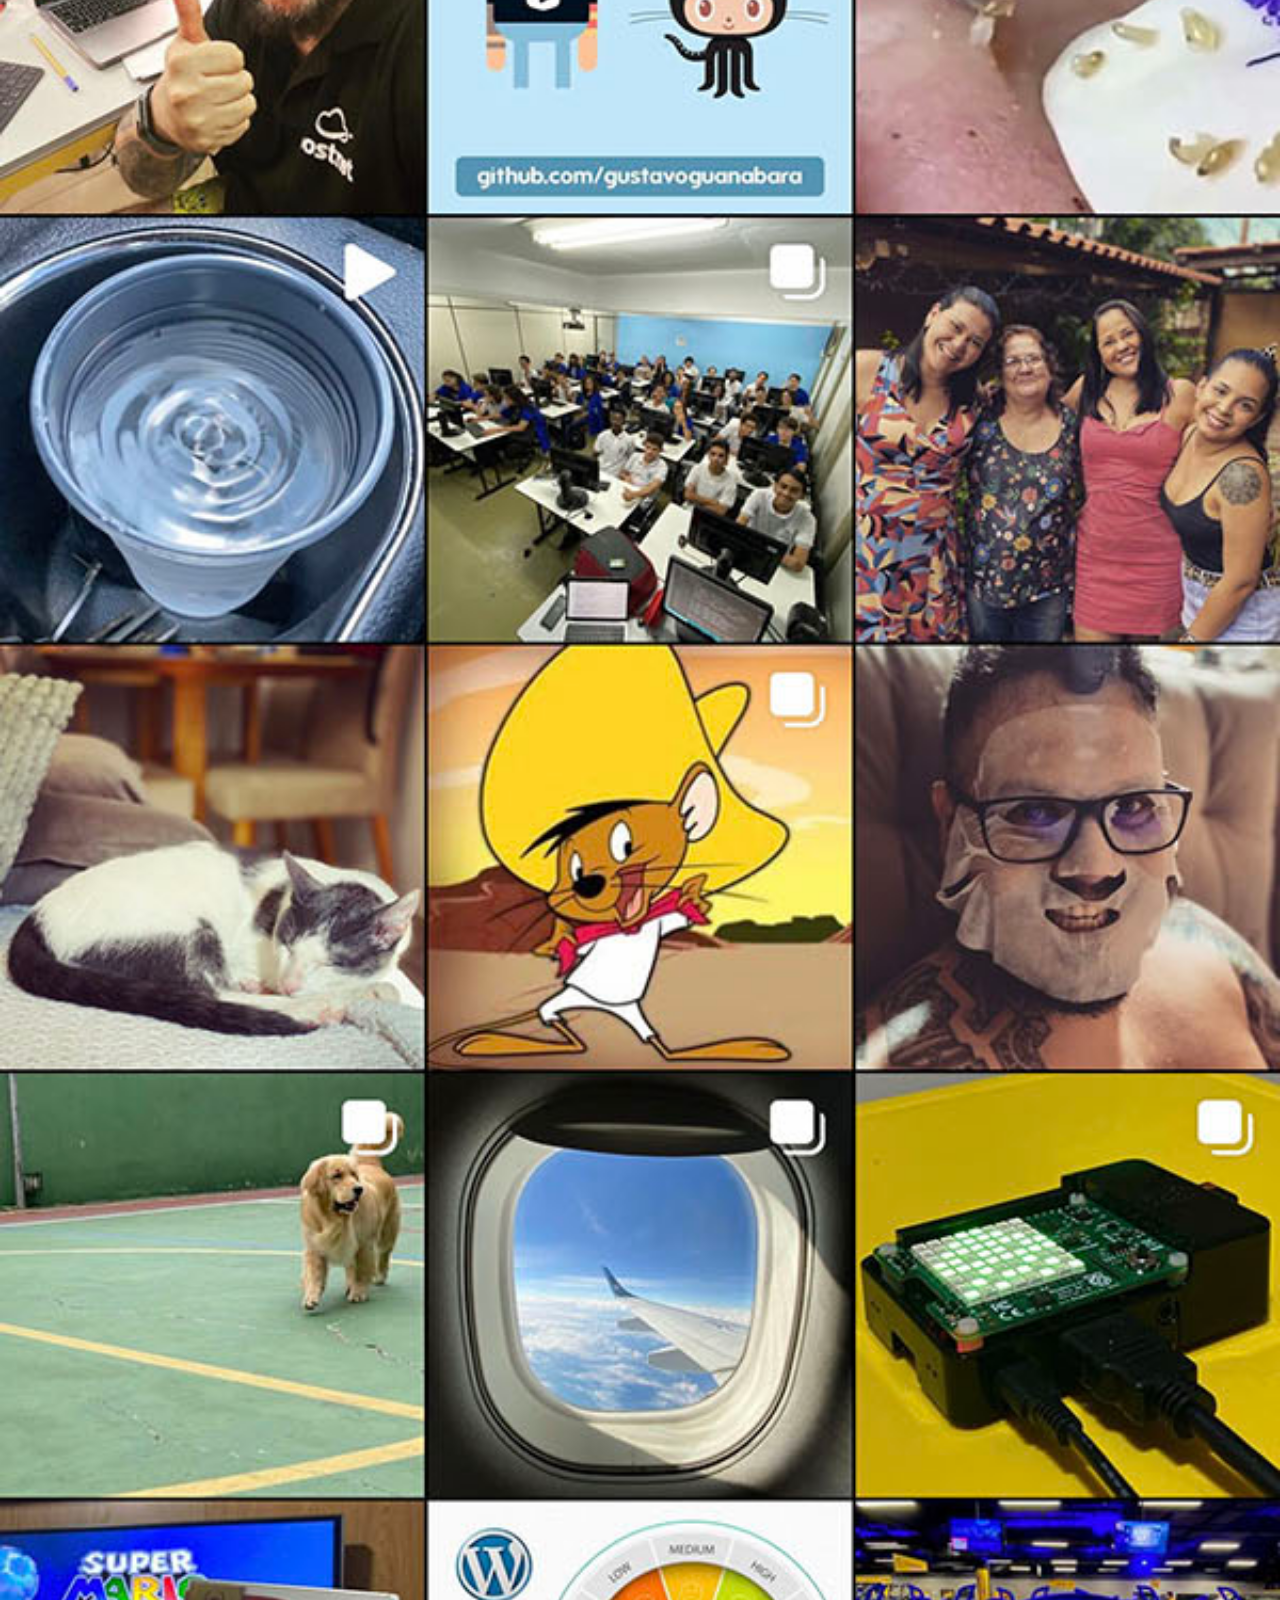
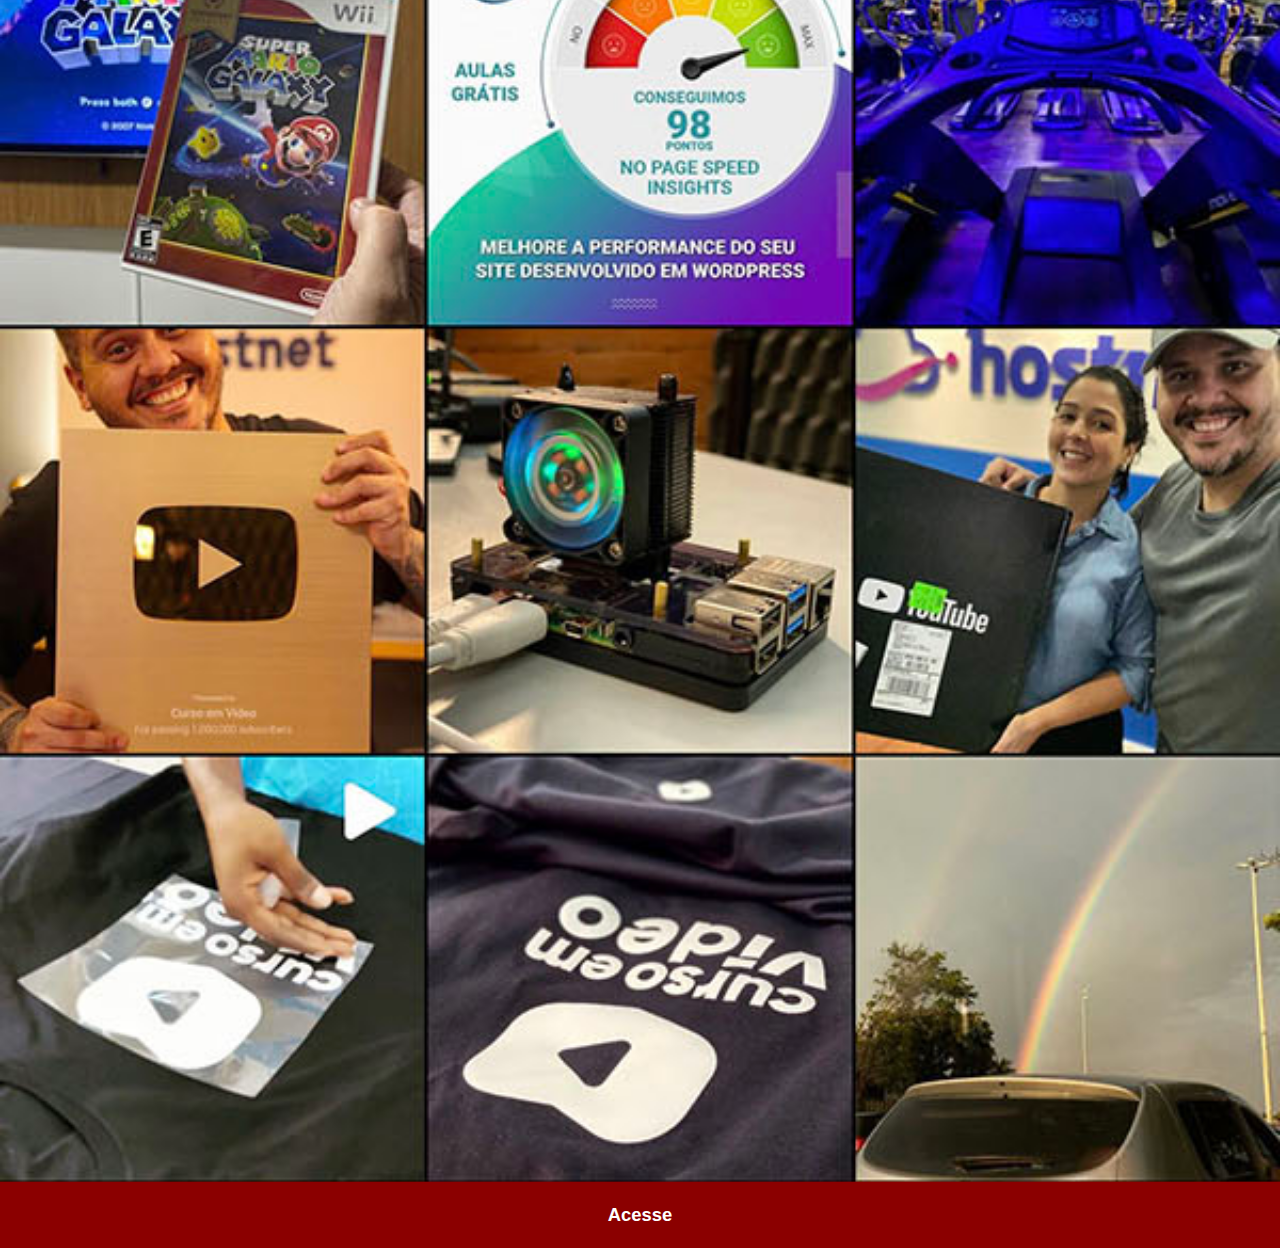
<file: instagram.html>
<!DOCTYPE html>
<html lang="pt-br">
<head>
    <meta charset="UTF-8">
    <meta http-equiv="X-UA-Compatible" content="IE=edge">
    <meta name="viewport" content="width=device-width, initial-scale=1.0">
    <title>Instagram</title>
    <link rel="stylesheet" href="estilos/socials.css">
</head>
<body>
    <img src="imagens/tela-instagram.jpg" alt="tela do instagram">
    <a href="">Acesse</a>
</body>
</html>
</file>
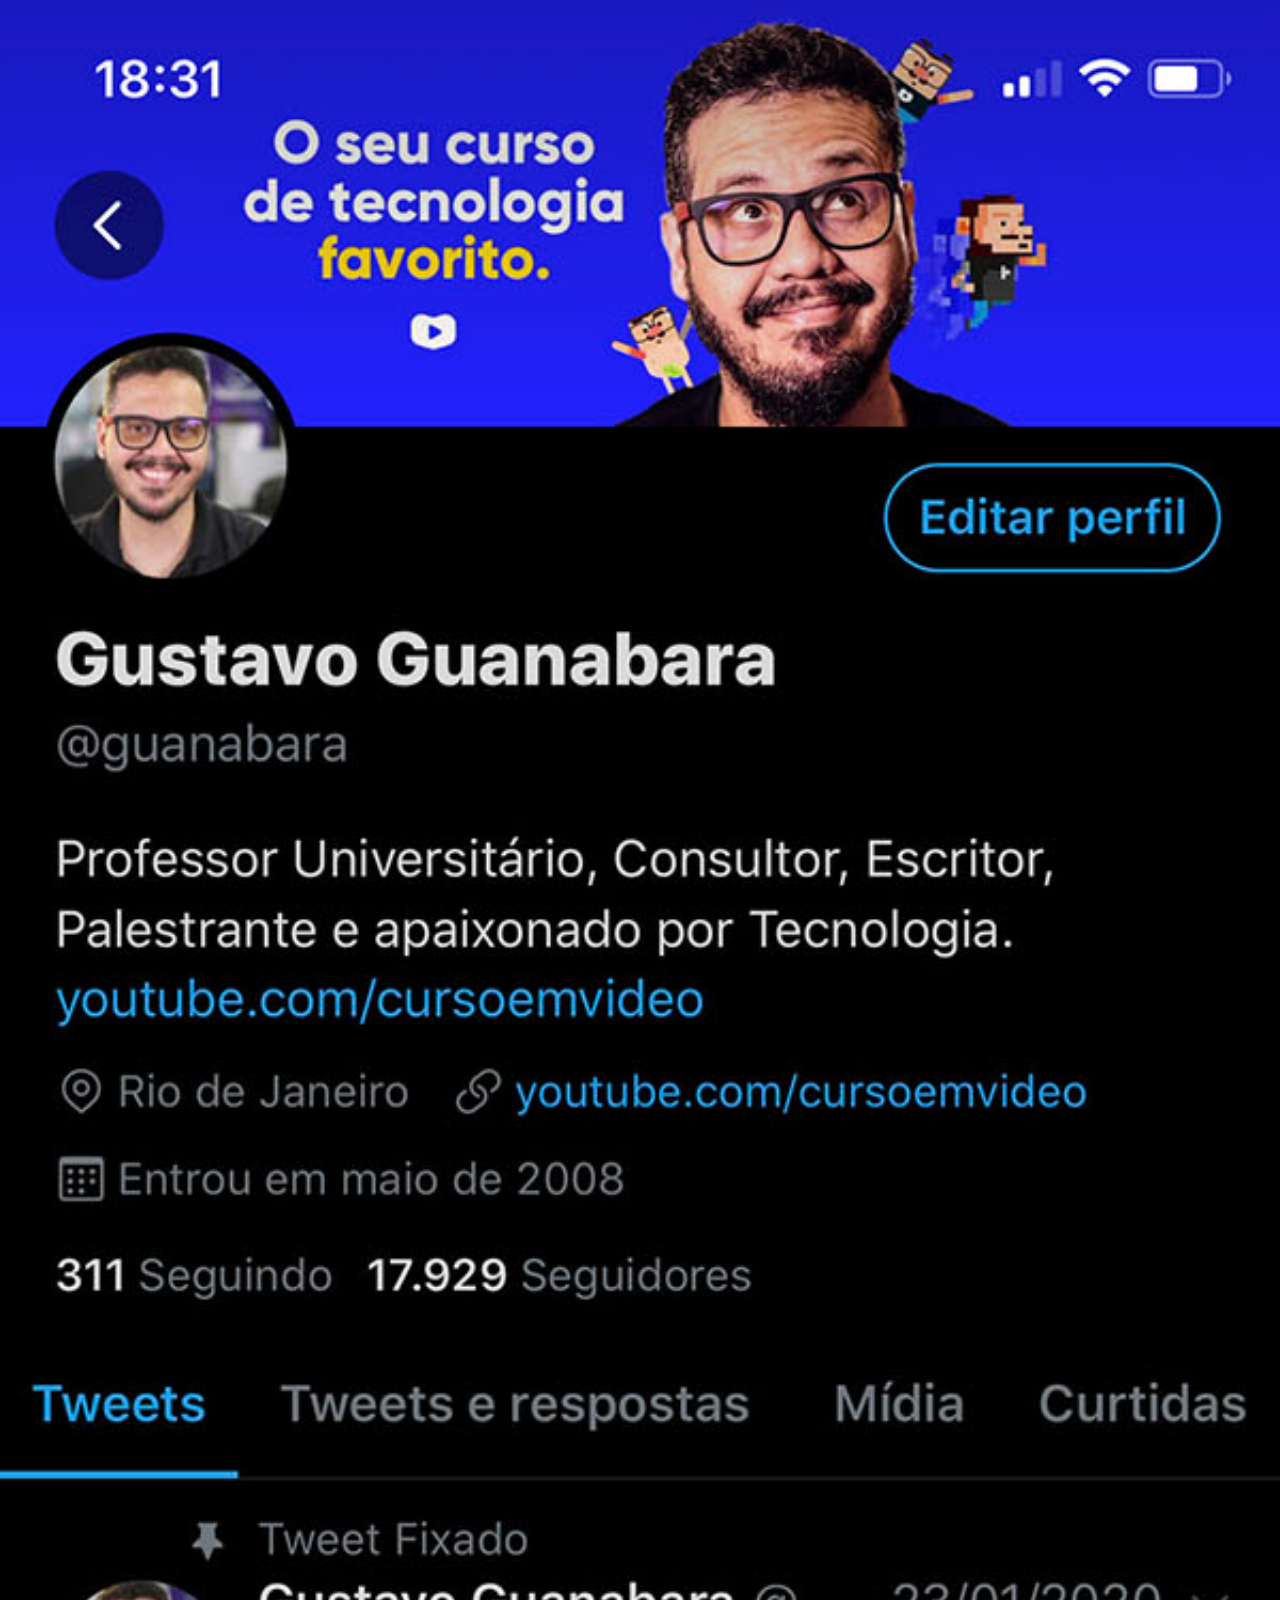
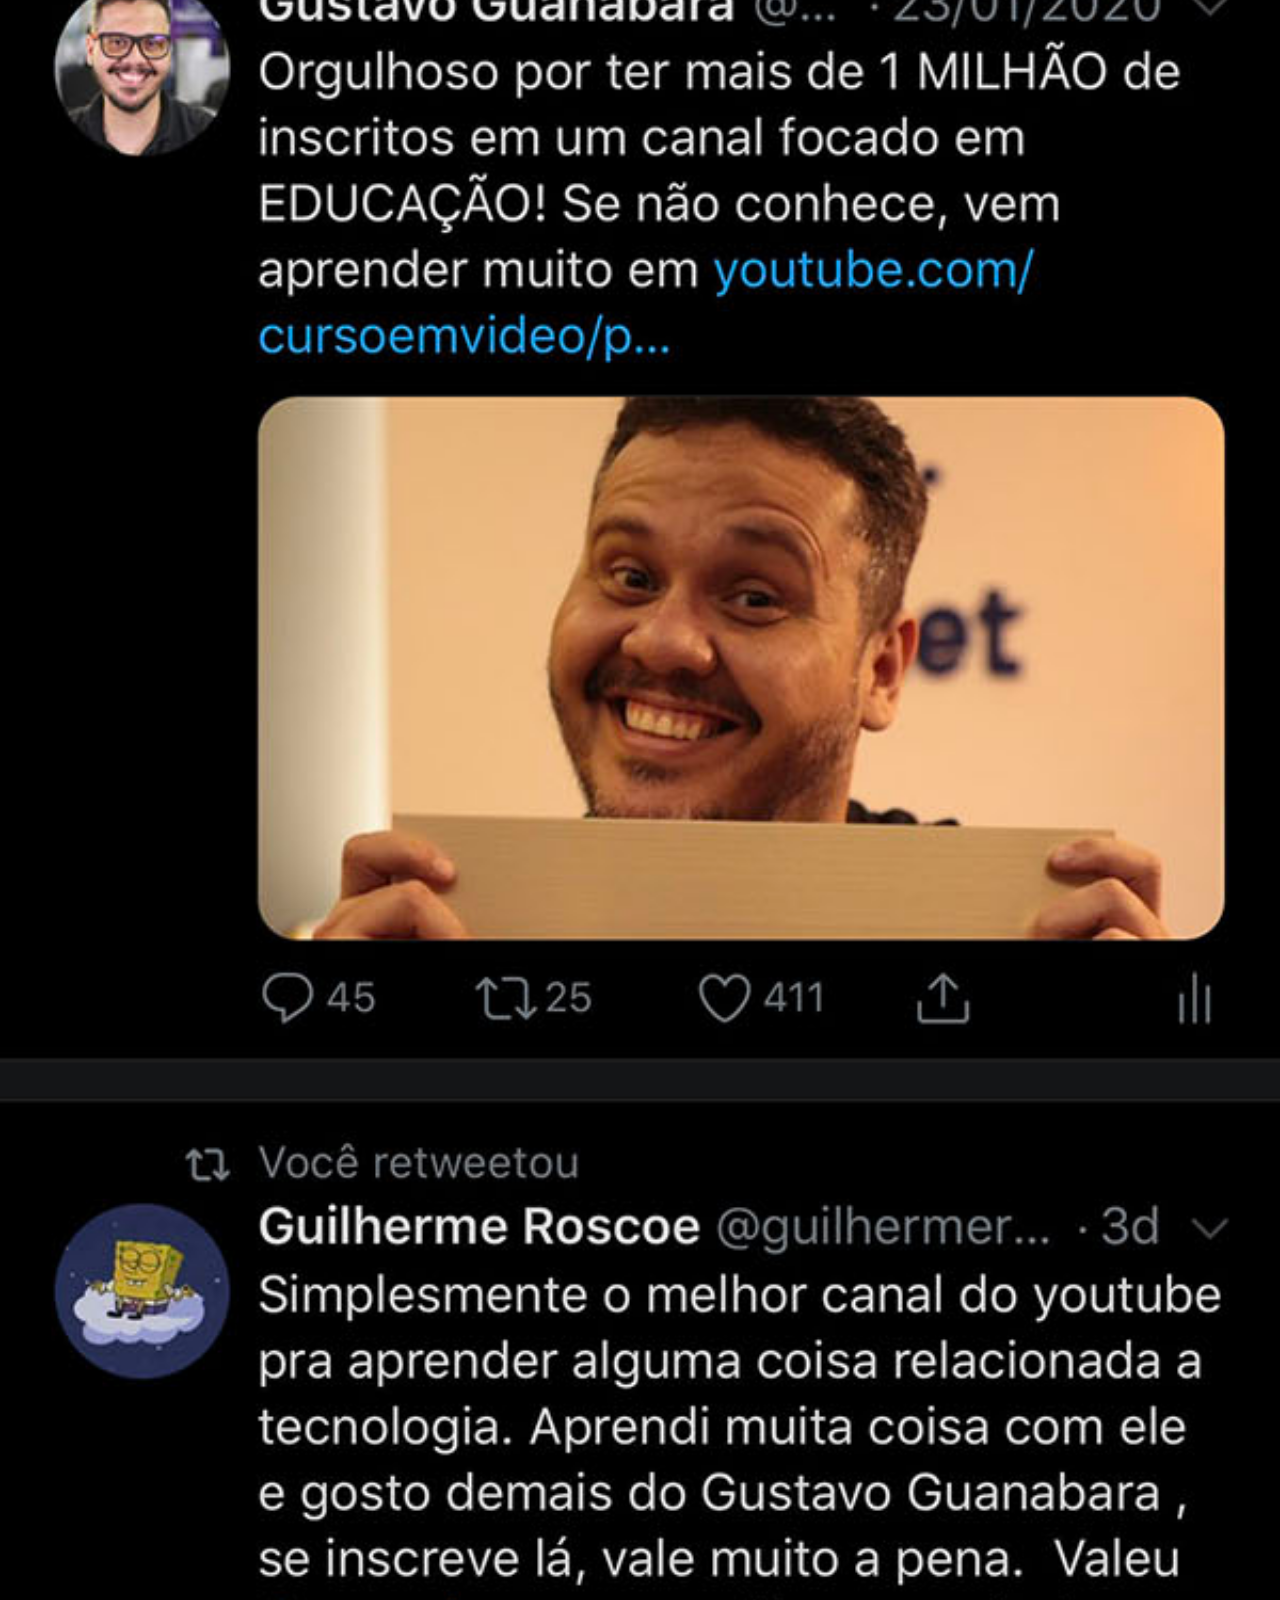
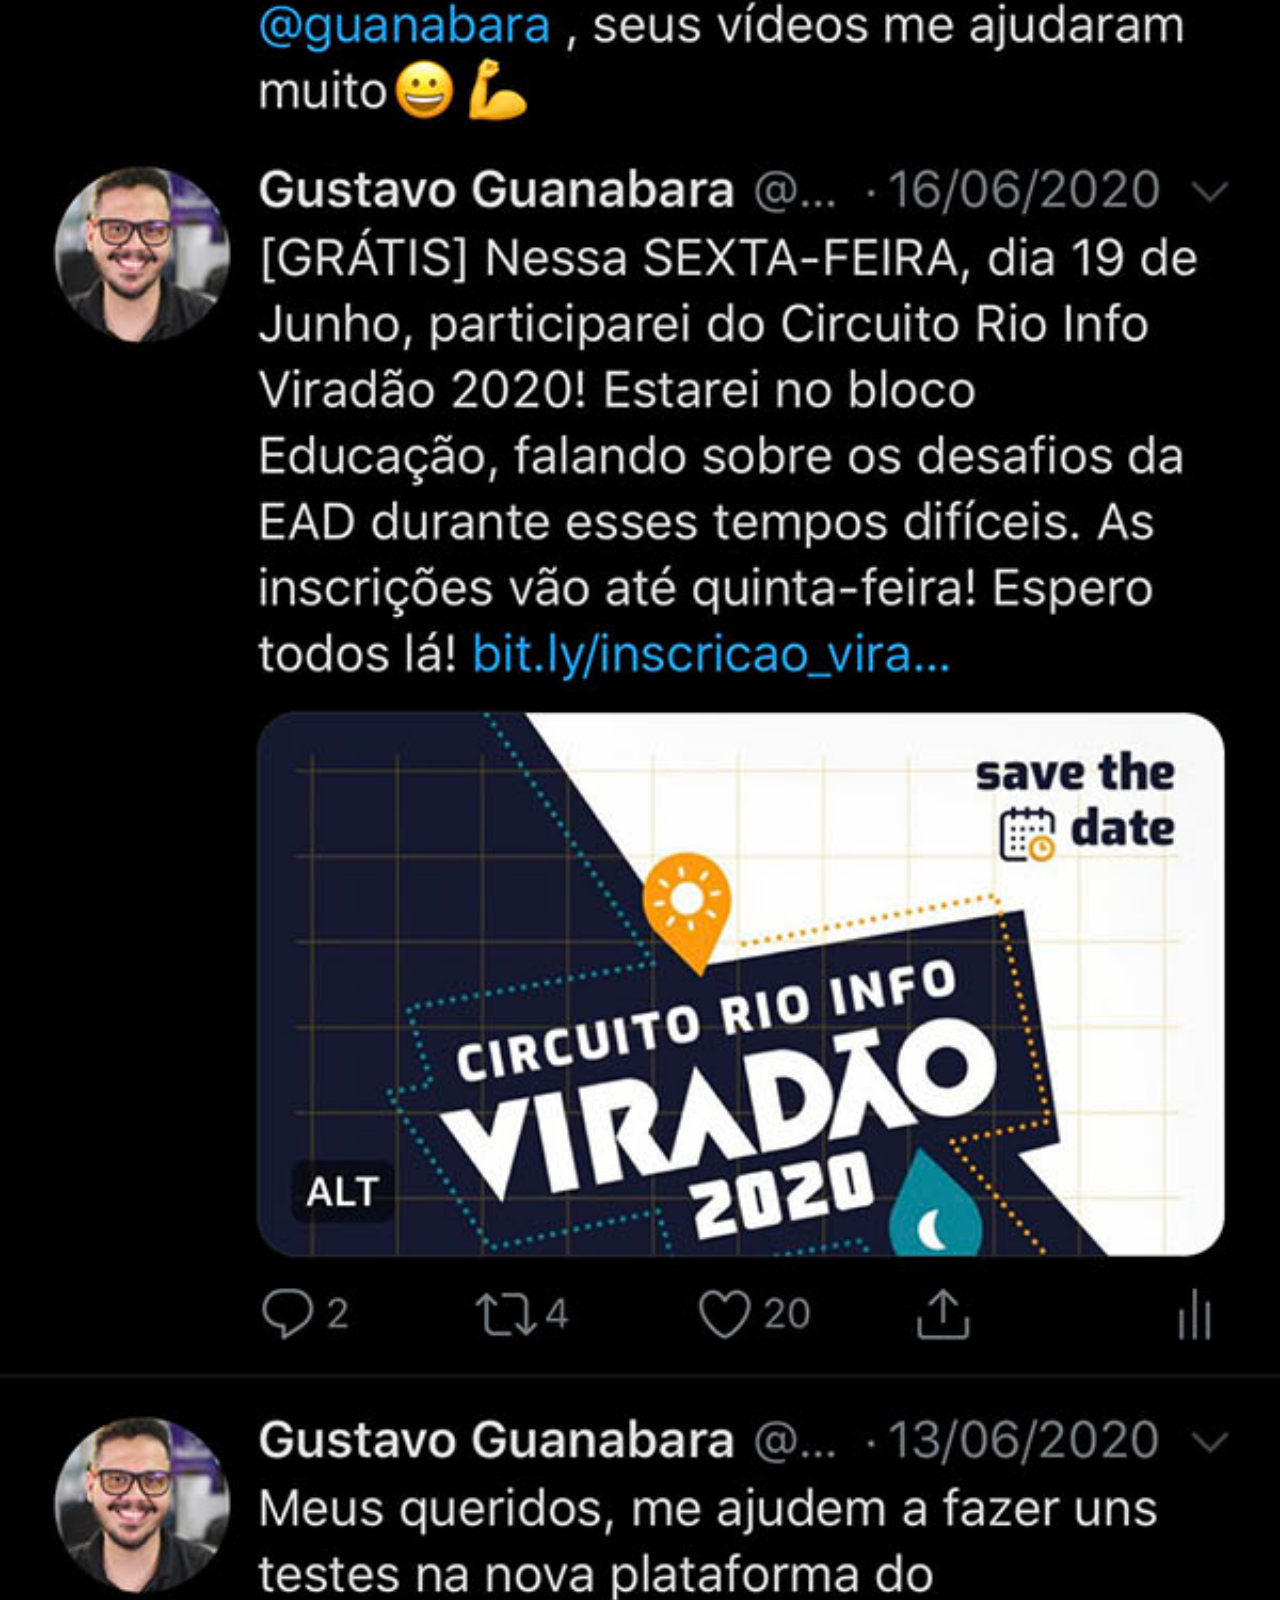
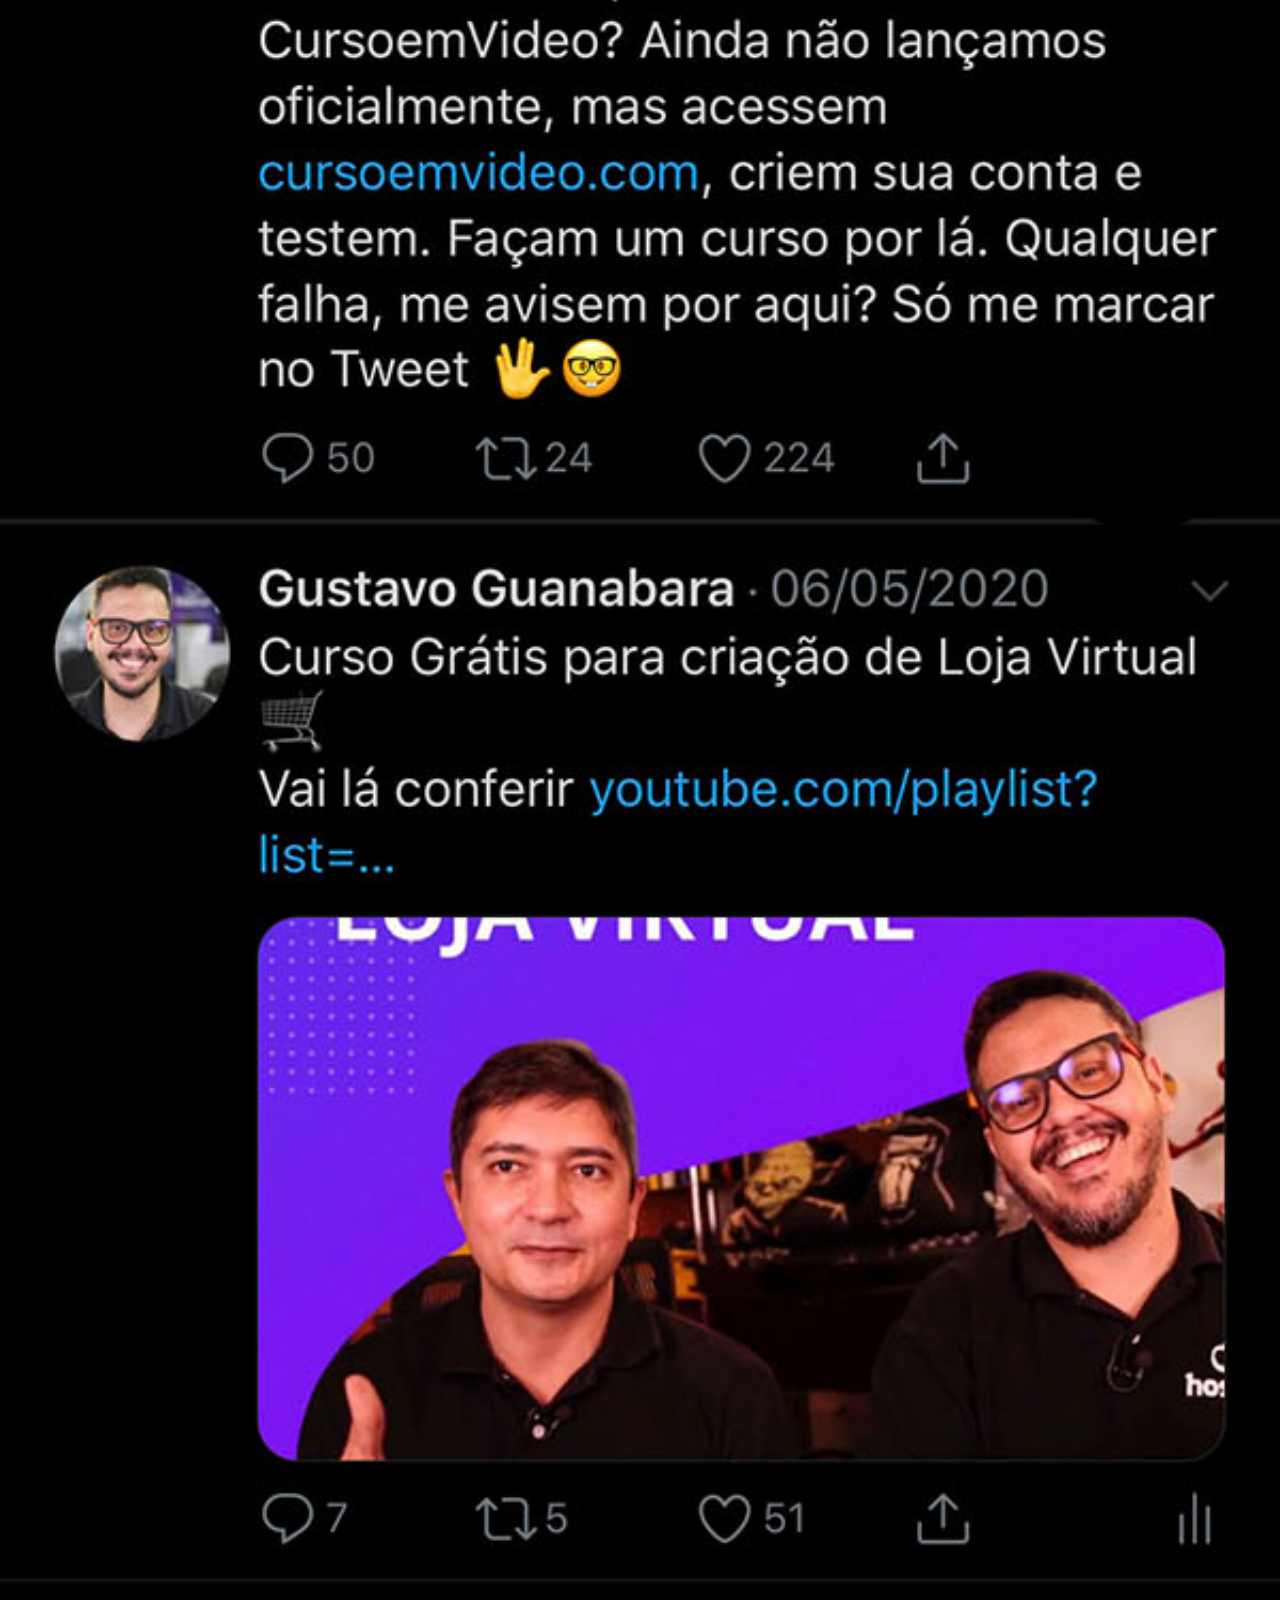
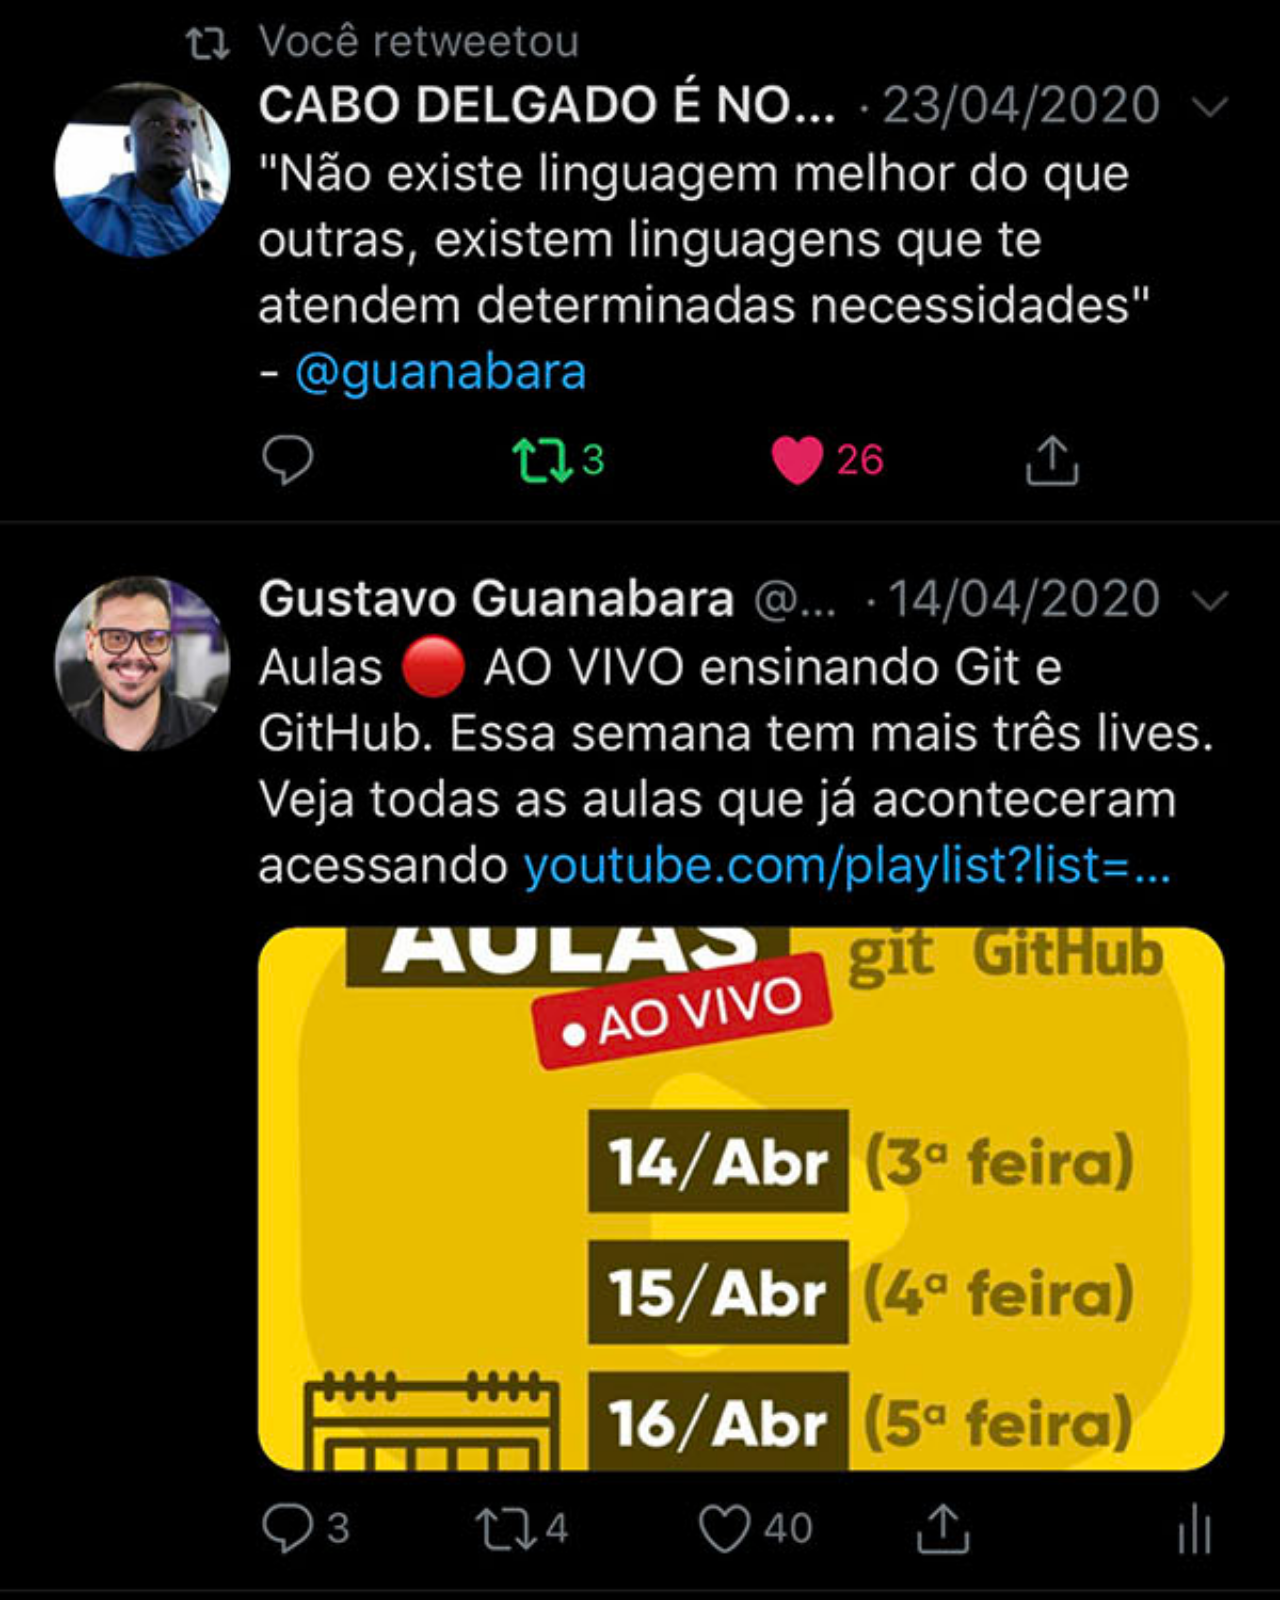
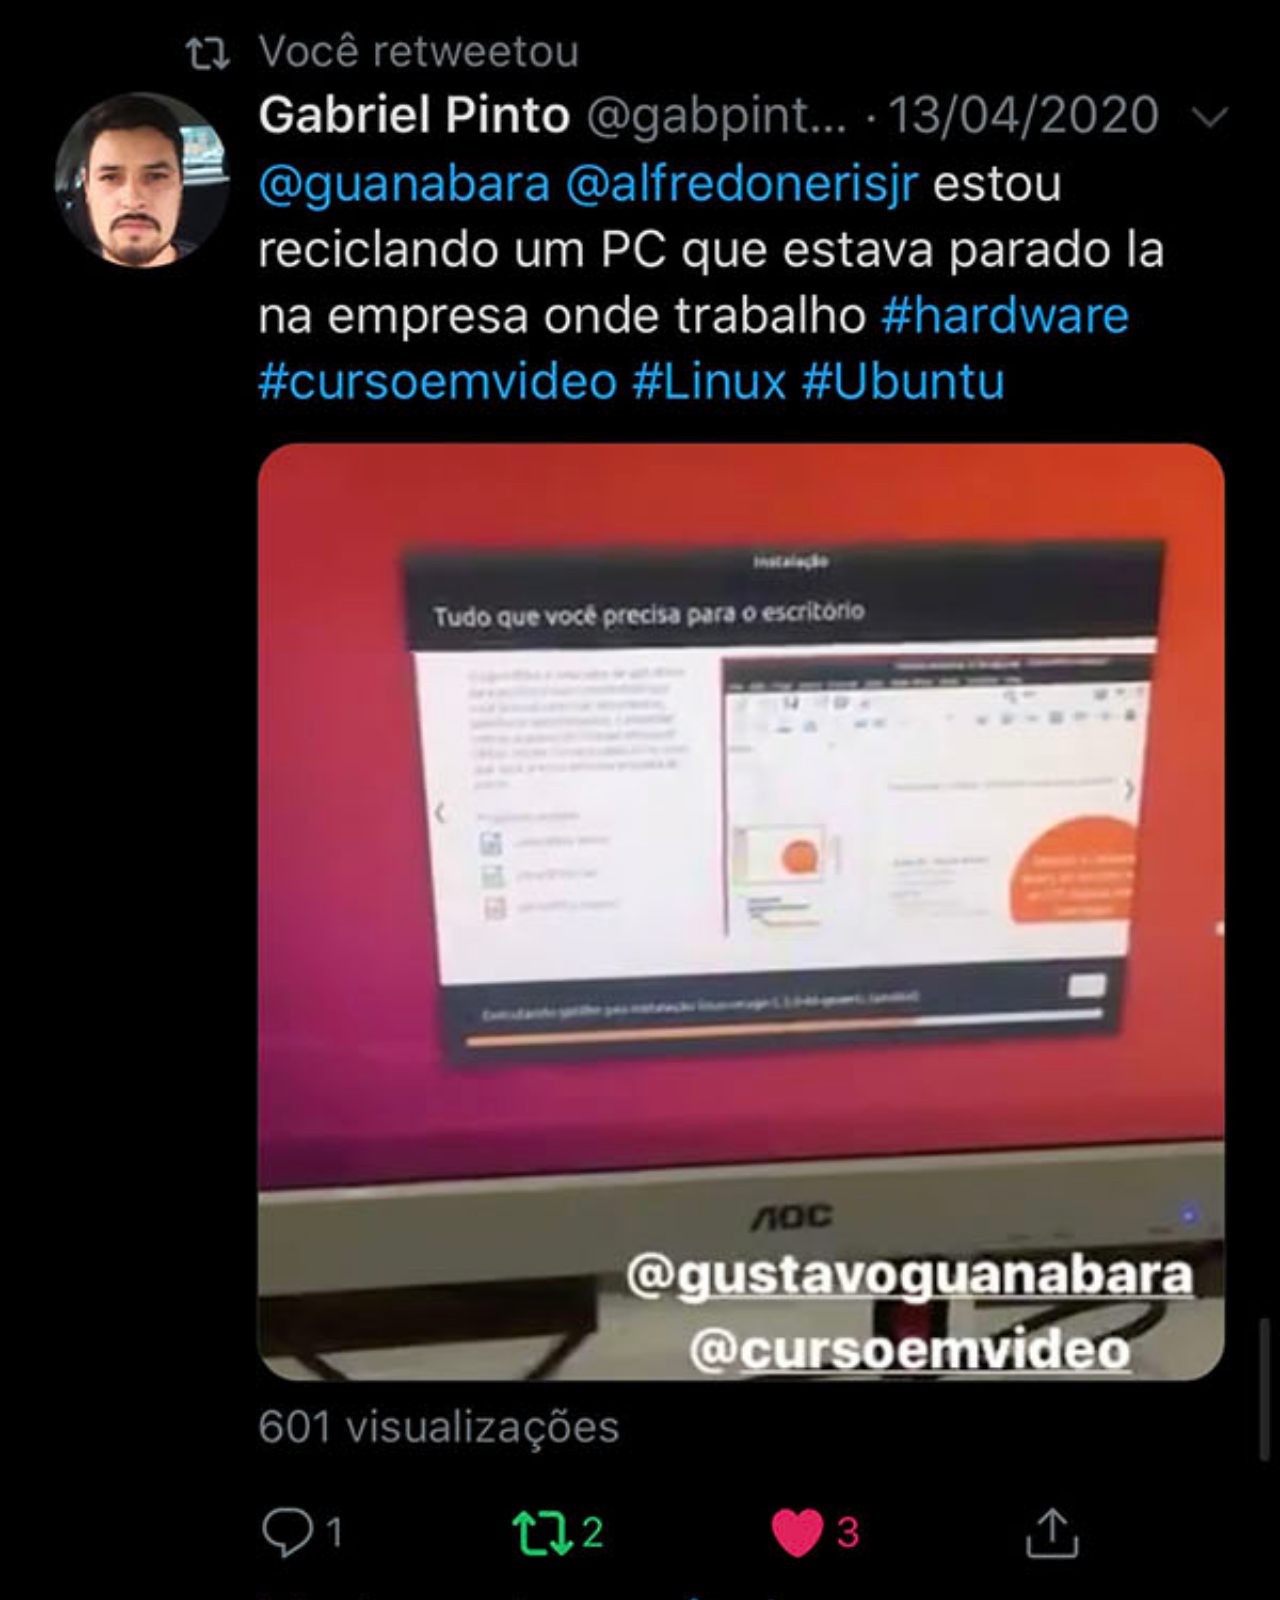
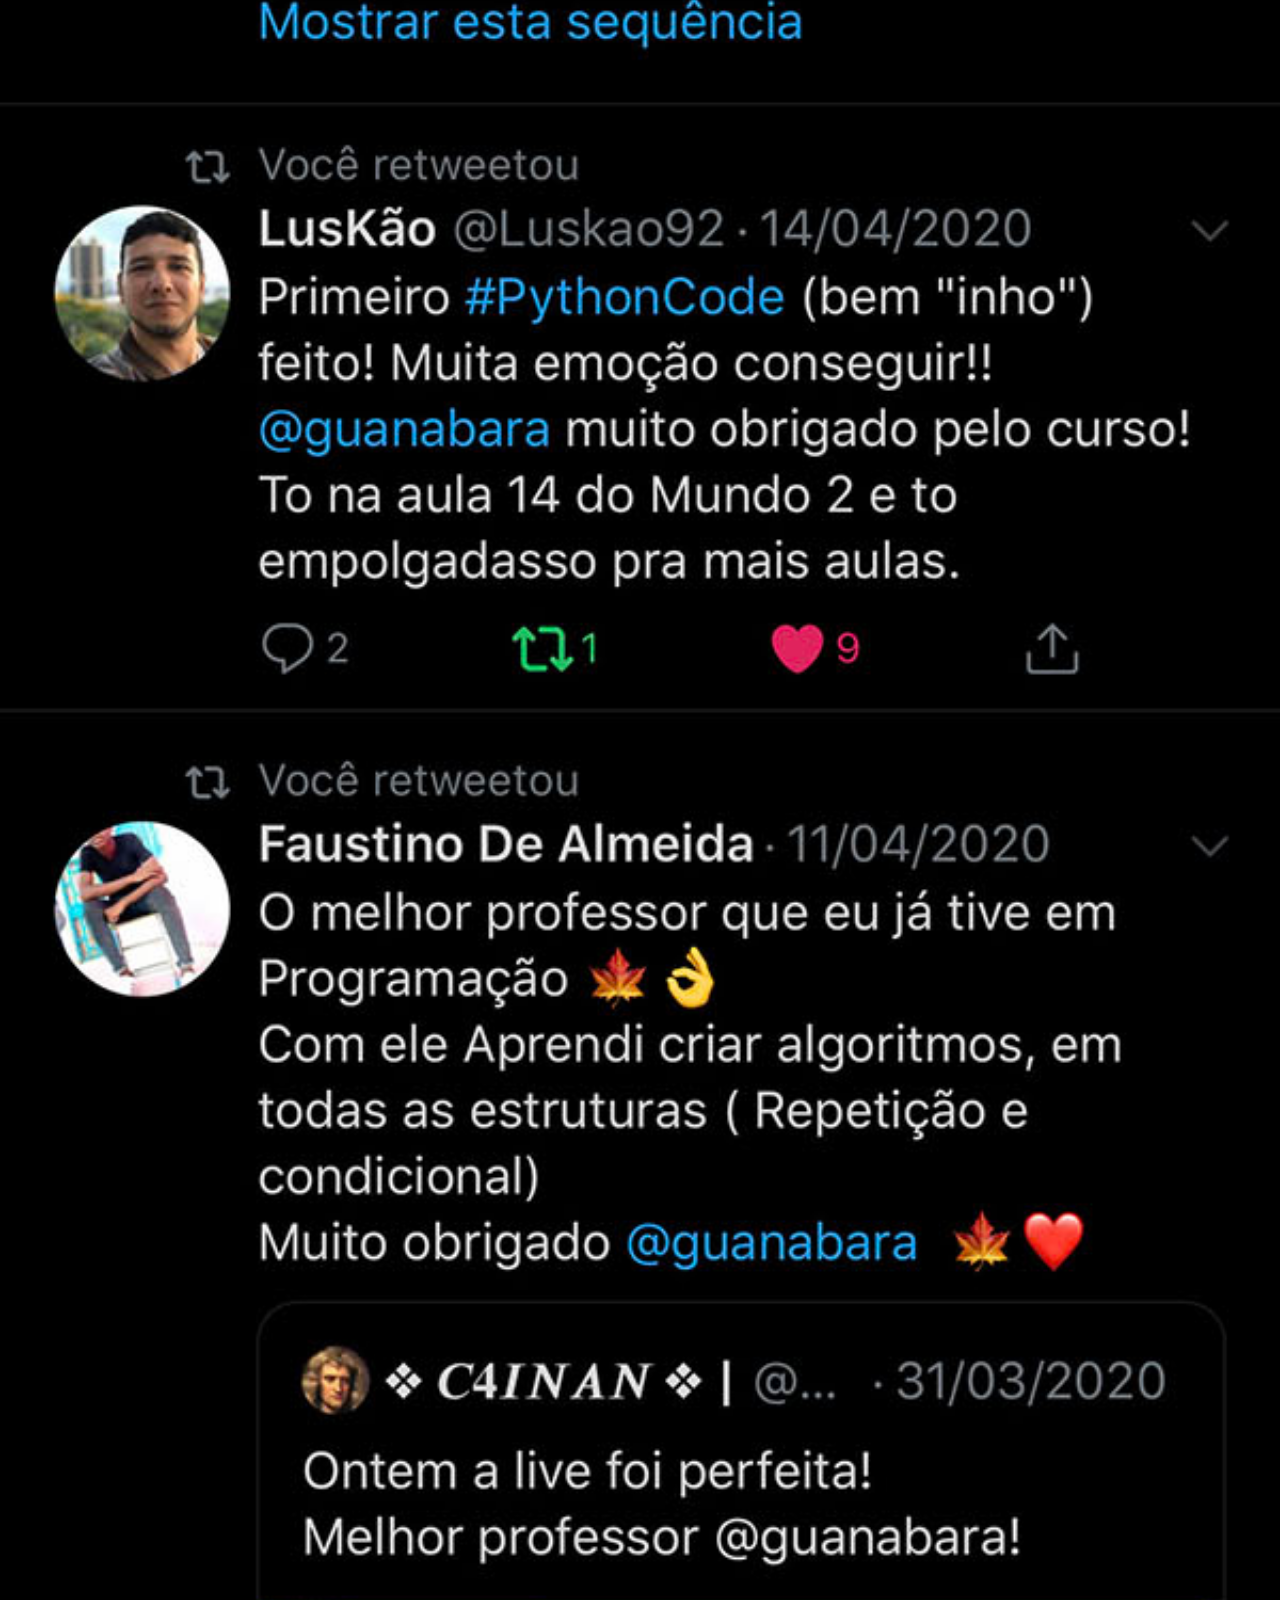
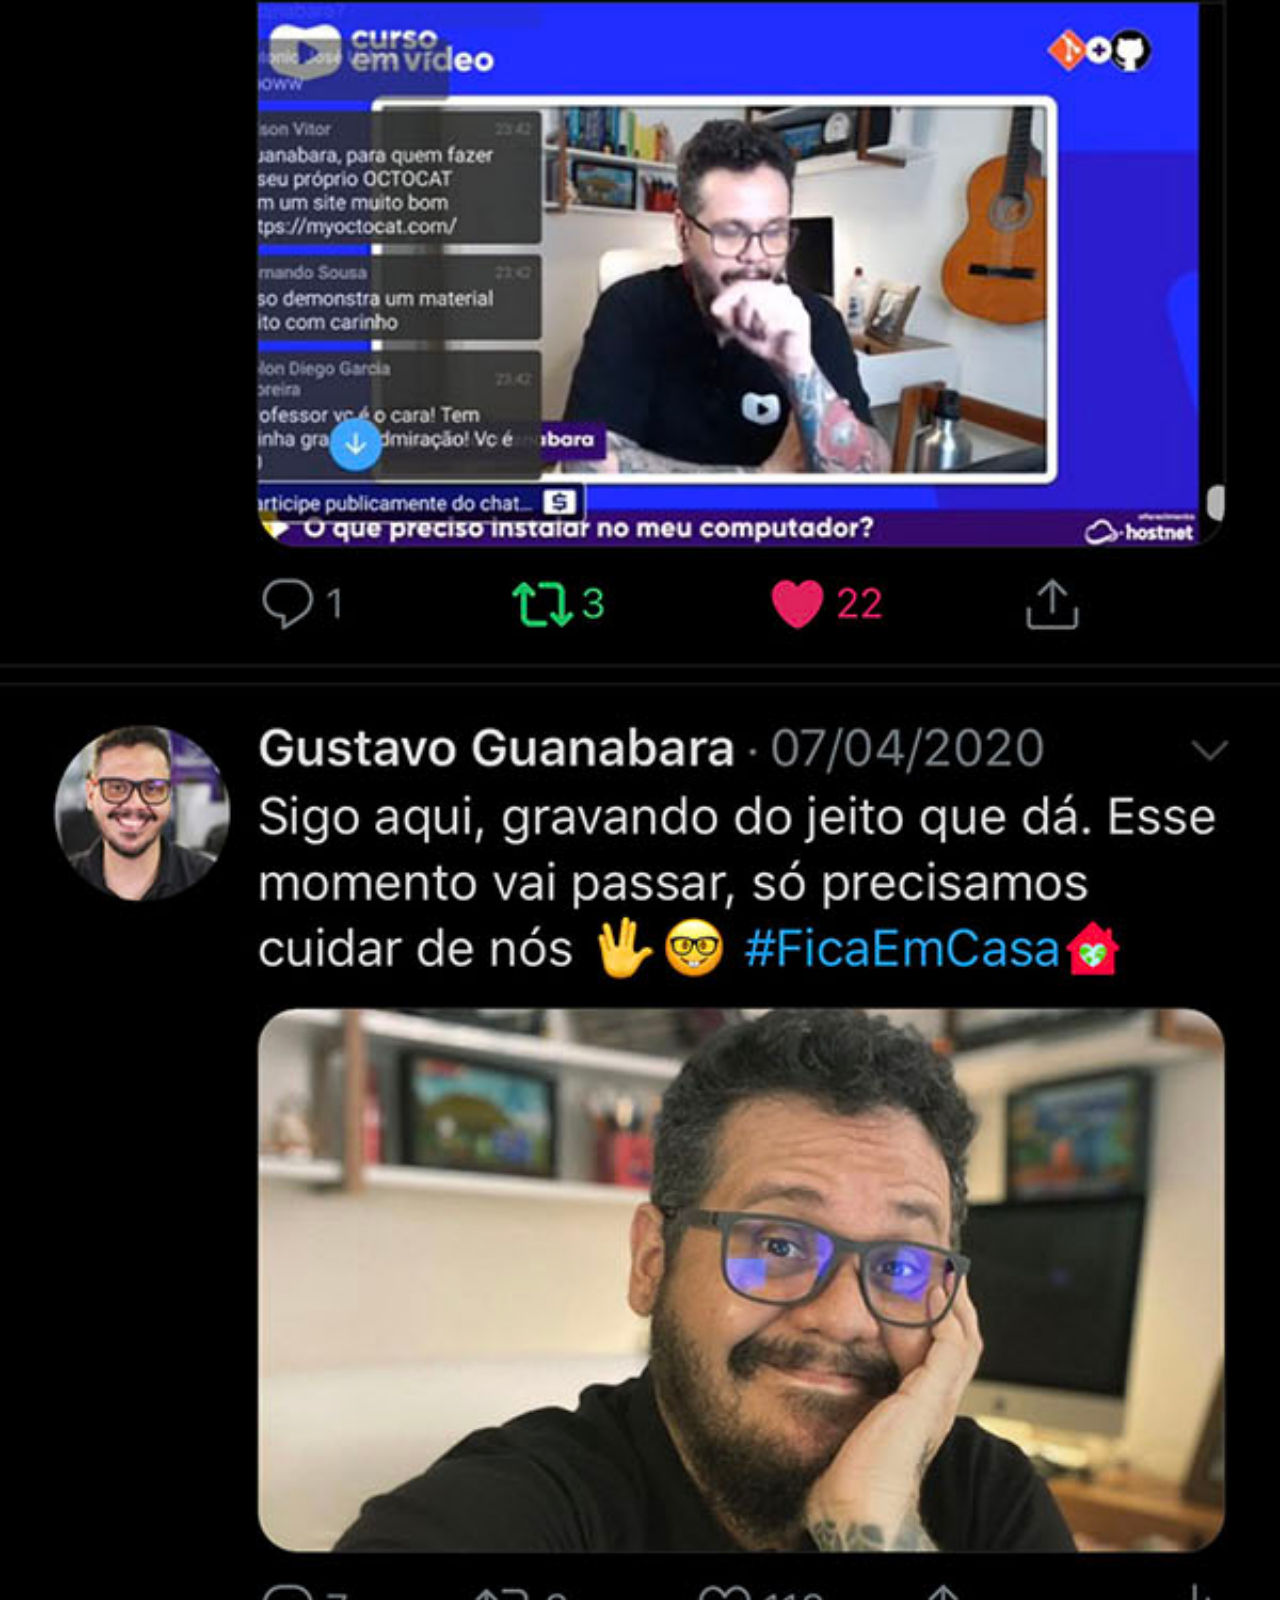
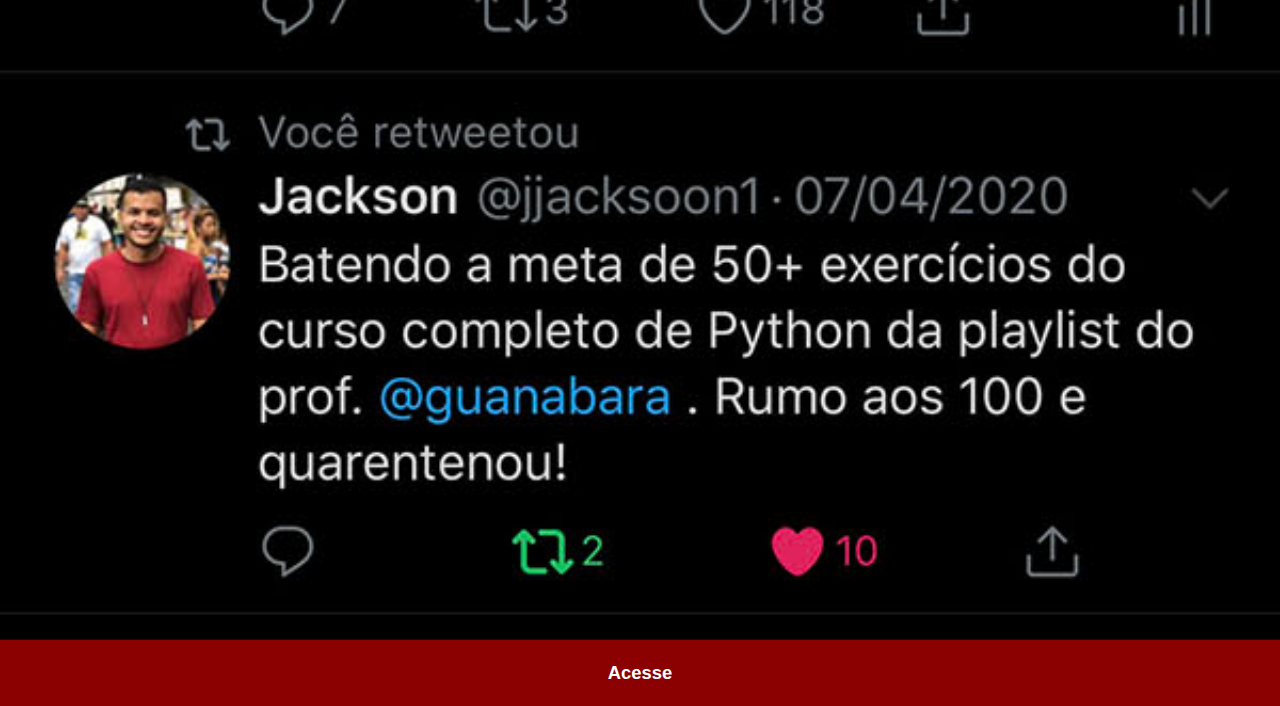
<file: twitter.html>
<!DOCTYPE html>
<html lang="pt-br">
<head>
    <meta charset="UTF-8">
    <meta http-equiv="X-UA-Compatible" content="IE=edge">
    <meta name="viewport" content="width=device-width, initial-scale=1.0">
    <title>Twitter</title>
    <link rel="stylesheet" href="estilos/socials.css">
</head>
<body>
    <img src="imagens/tela-twitter.jpg" alt="tela do twitter">
    <a href="">Acesse</a>
</body>
</html>
</file>
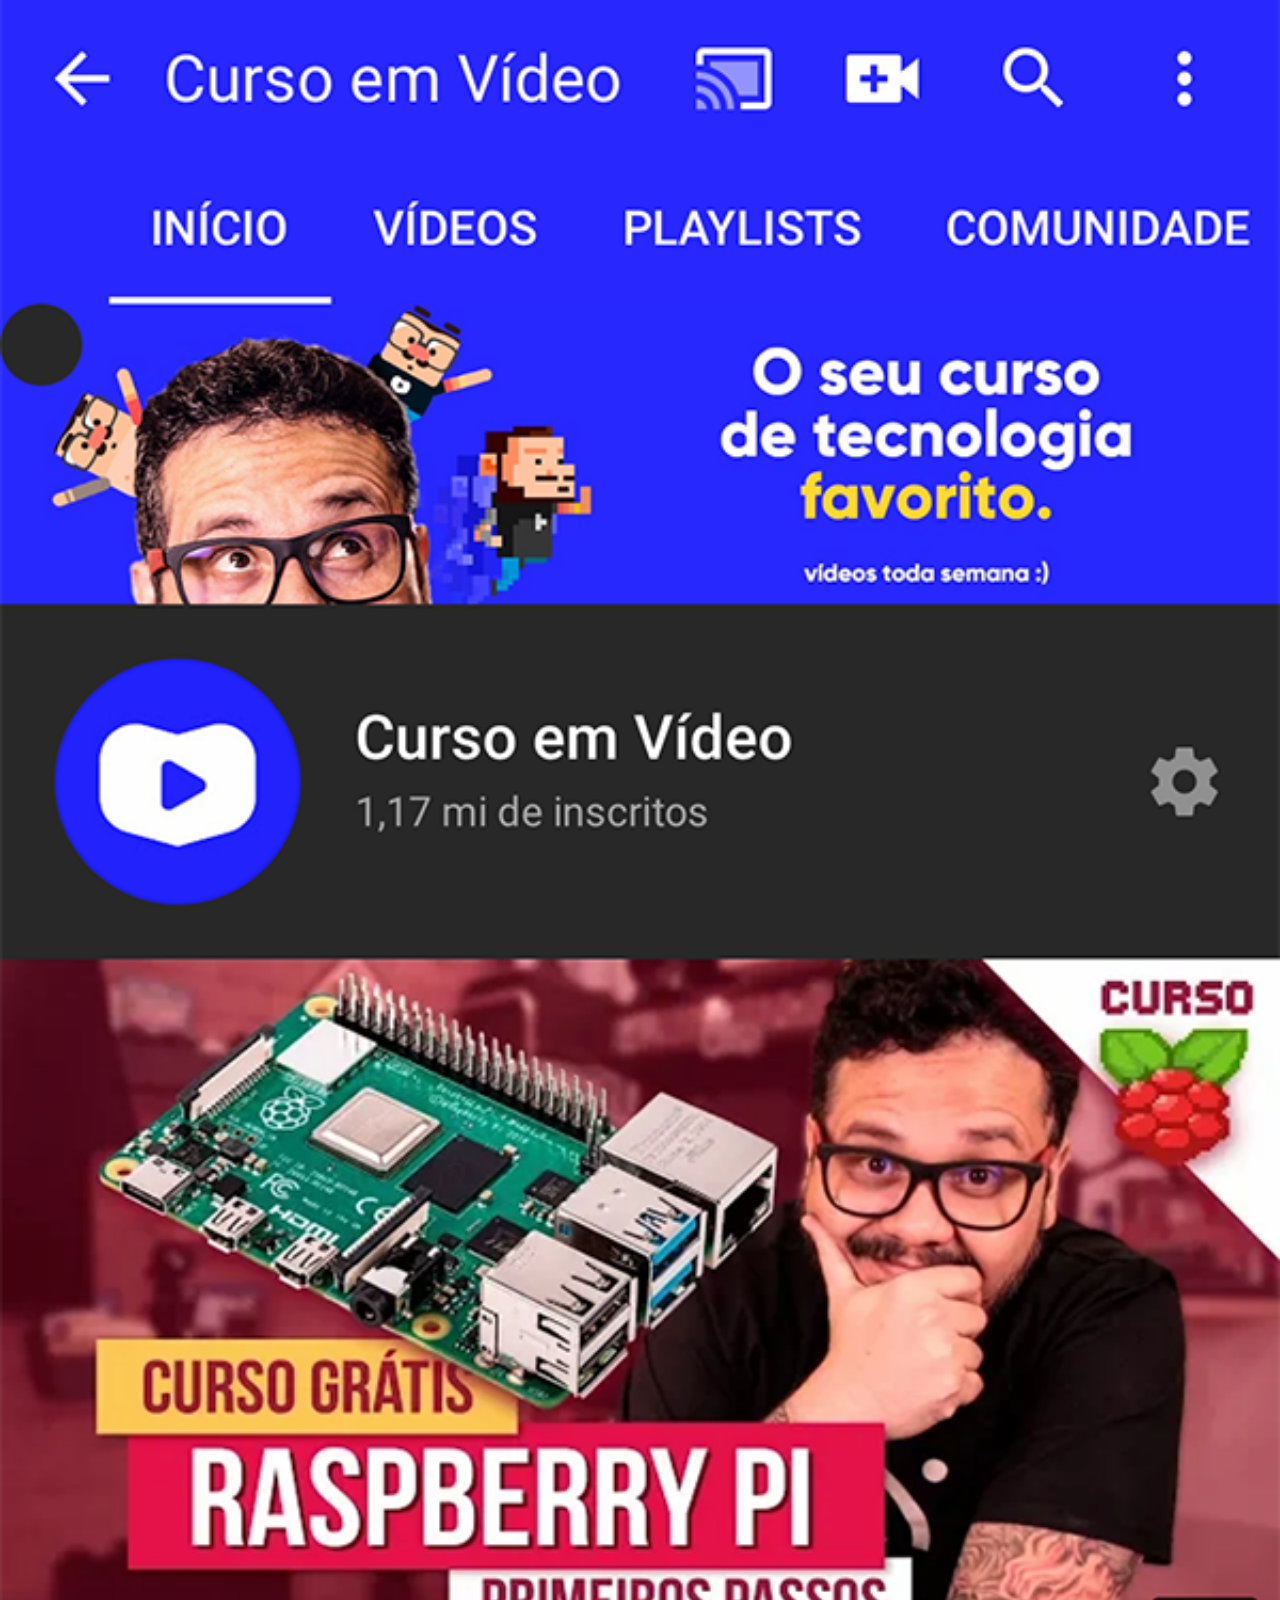
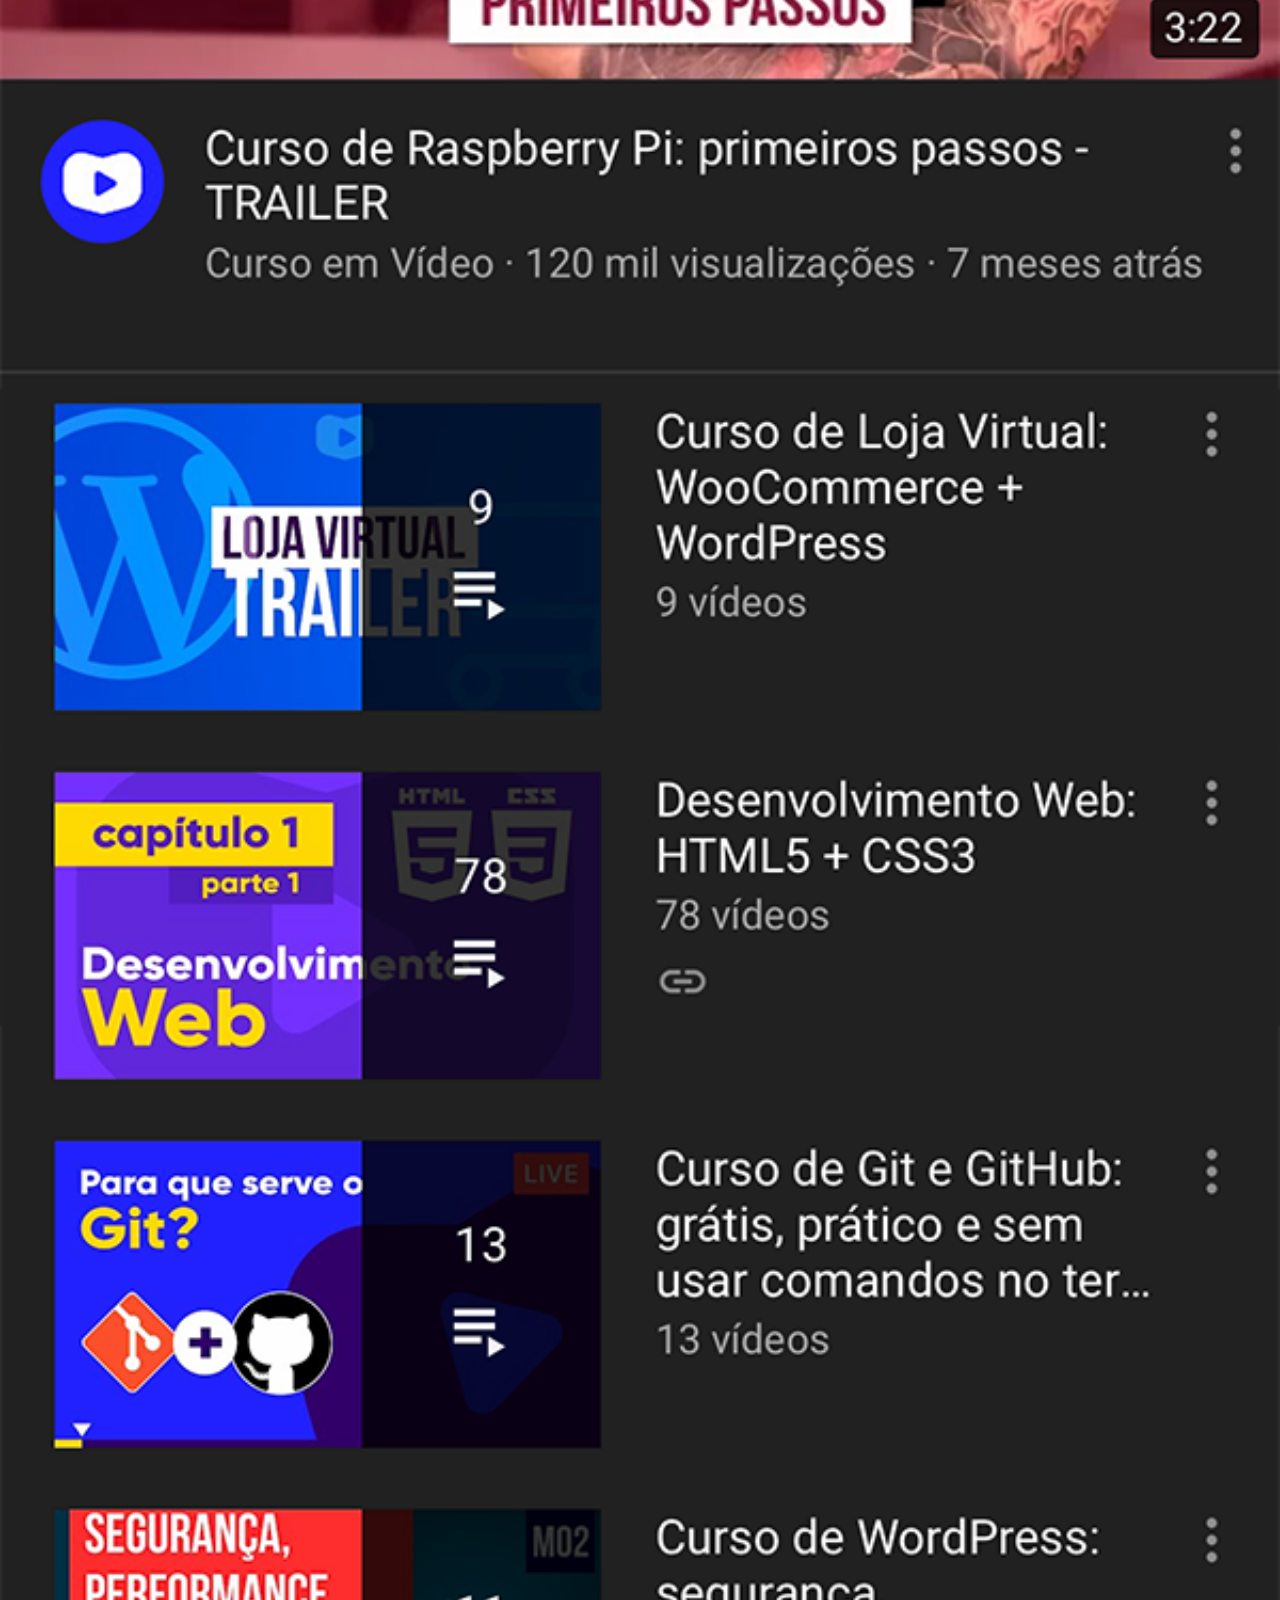
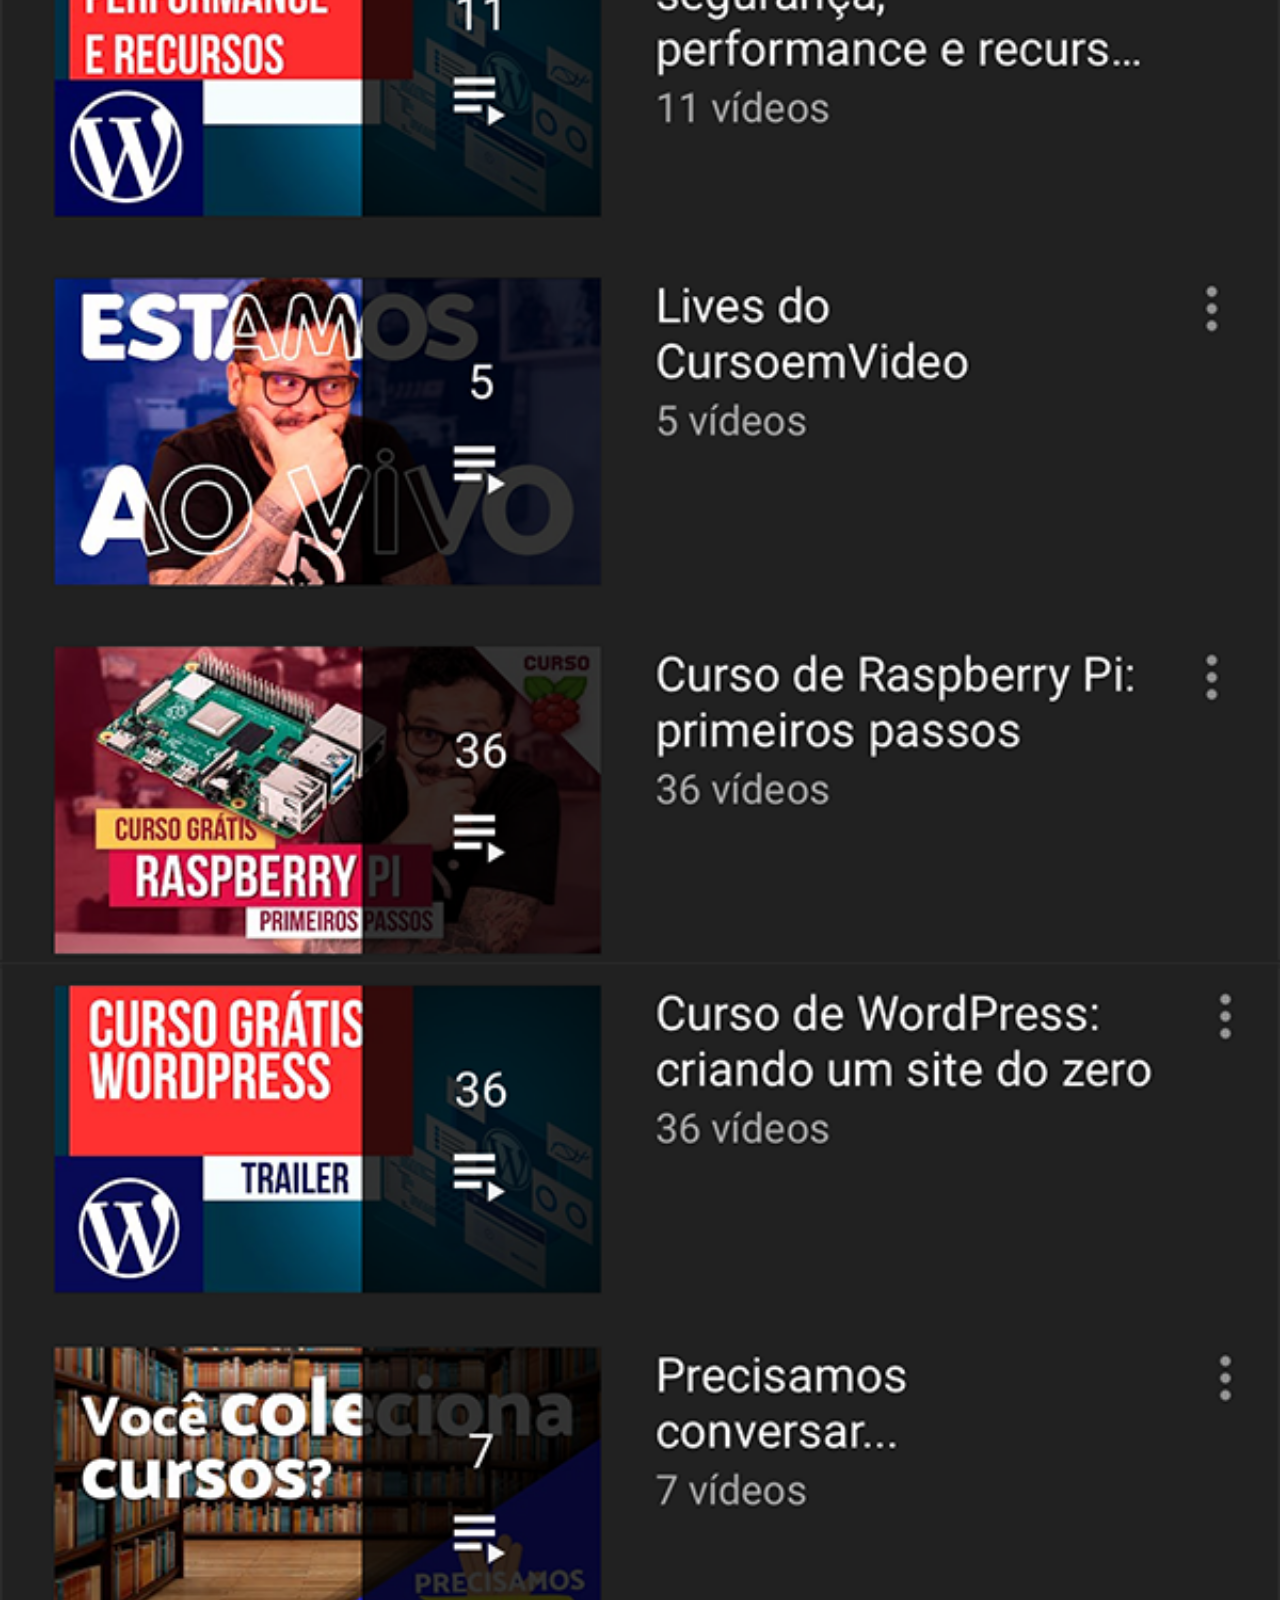
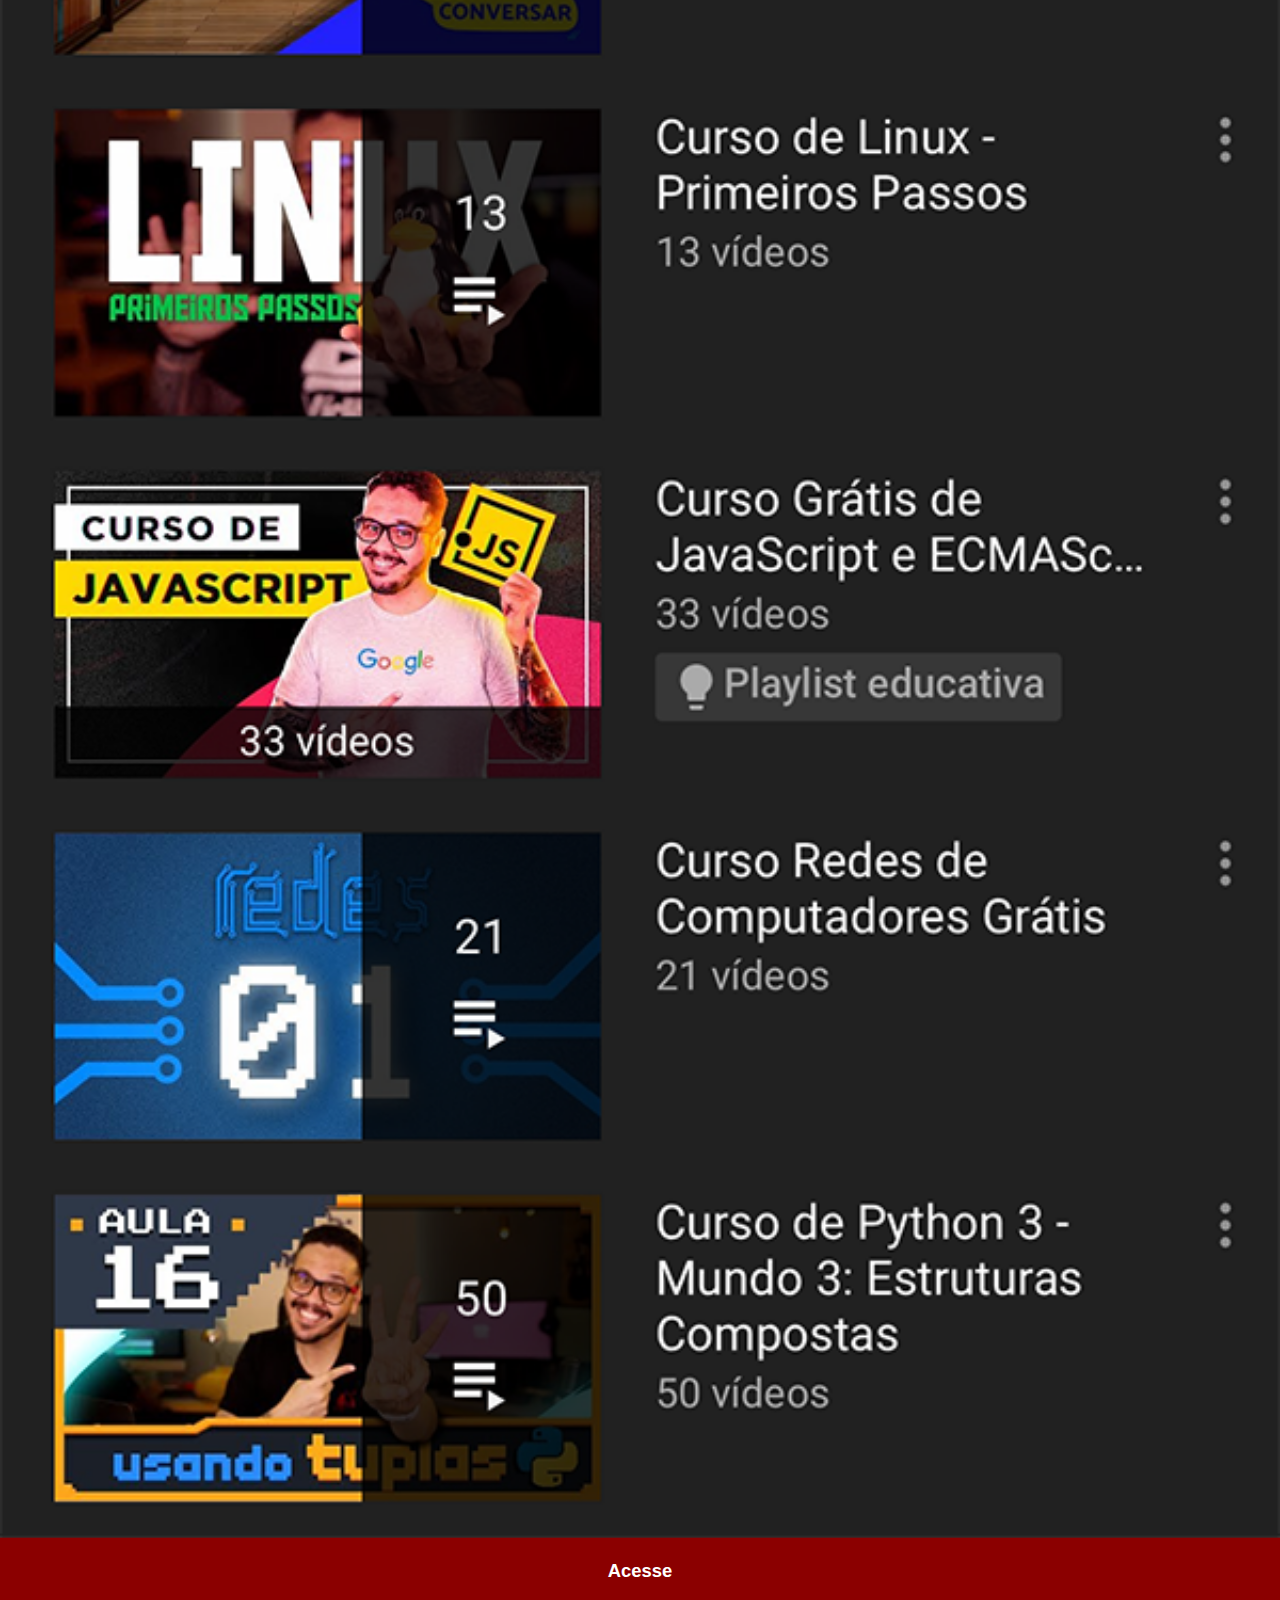
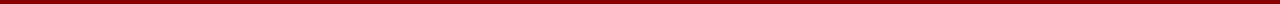
<file: youtube.html>
<!DOCTYPE html>
<html lang="pt-br">
<head>
    <meta charset="UTF-8">
    <meta http-equiv="X-UA-Compatible" content="IE=edge">
    <meta name="viewport" content="width=device-width, initial-scale=1.0">
    <title>Youtube</title>
    <link rel="stylesheet" href="estilos/socials.css">
</head>
<body>
    <img src="imagens/tela-youtube.png" alt="tela do youtube">
    <a href="https://www.youtube.com/cursoemvideo/playlists" target="_blank" rel="external">Acesse</a>
</body>
</html>
</file>
<file: estilos/style.css>
@charset "UTF-8";

* {
    margin: 0;
    padding: 0;
    font-family: Arial, Helvetica, sans-serif;
}

html, body {
    height: 100vh;
    width: 100vw;
    background-color: black;
}

main {
    height: 100vh;
    position: relative;
}

body {
    background: url('../imagens/fundo-madeira.jpg') no-repeat top center;
    background-size: cover;
    background-attachment: fixed;
}

.telefone {
    position: absolute;
    top: 50%;
    left: 50%;
    transform: translate(-50%, -50%);

    height: 627px;
    width: 311px;

    background: url('../imagens/frame-iphone.png') no-repeat;
    
}

.tela {
    position: relative;
    top: 81px;
    left: 23px;
    width: 265px;
    height: 469px;
}

.redes-sociais {
    text-align: right;
}

.redes-sociais img {
    width: 50px;
    margin: 10px;
    border-radius: 50%;
    box-shadow: 1px 1px 4px 1px rgba(0, 0, 0, 0.356);
    box-sizing: border-box;
}

.redes-sociais img:hover {
    border: 2px solid rgba(255, 255, 255, 0.479);
    transform: scale(1.2);
    transition: transform 0.3s;
}
</file>
<file: estilos/socials.css>
@charset "UTF-8";

* {
    margin: 0px;
    padding: 0px;
    font-family: Arial, Helvetica, sans-serif;
}

::-webkit-scrollbar {
    width: 0px;
    height: 0px;
}

img {
    width: 100vw;
    margin: 0;
    padding: 0;
}

a {
    transform: scale(1.15);
    margin: 0;
    display: block;
    background-color: darkred;
    color: white;
    padding: 20px;
    text-align: center;
    font-weight: bolder;
    text-decoration: none;
}

a:hover {
    background-color: rgb(207, 30, 30);
}
</file>
